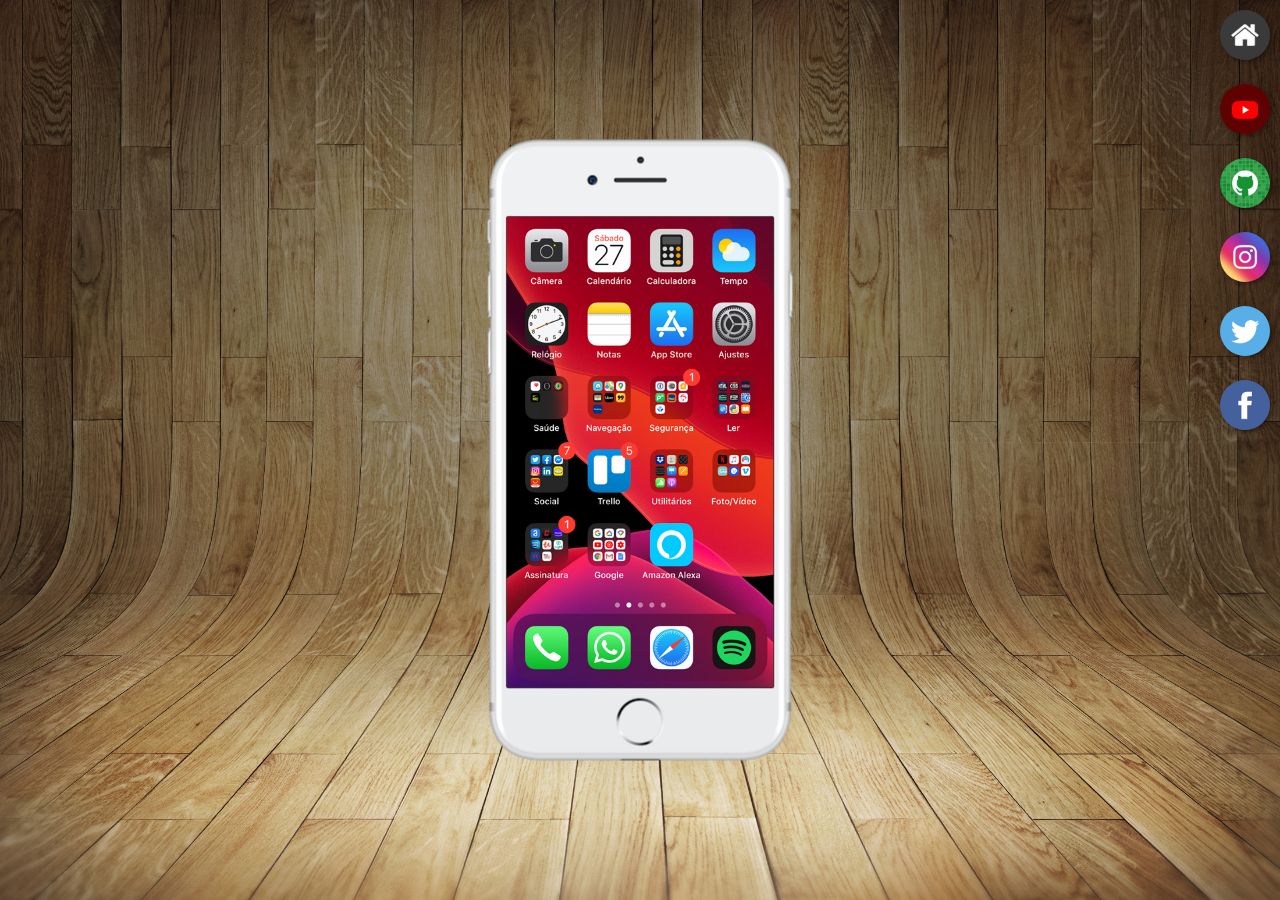
<file: index.html>
<!DOCTYPE html>
<html lang="pt-br">

<head>
    <meta charset="UTF-8">
    <meta name="viewport" content="width=device-width, initial-scale=1.0">
    <title>Projeto Redes Sociais</title>
    <link rel="shortcut icon" href="favicon.ico" type="image/x-icon">
    <link rel="stylesheet" href="estilos/style.css">
</head>

<body>
    <main>
        <section id="telefone">
            <iframe src="home.html" frameborder="0" name="tela" id="tela">
                Seu navegador não é compatível com isso.
            </iframe>
        </section>
        <section id="redes-sociais">
            <a href="home.html" target="tela"><img src="imagens/logo-home.jpg" alt="Home"></a><br>
            <a href="youtube.html" target="tela"><img src="imagens/logo-youtube.jpg" alt="YouTube"></a><br>
            <a href="github.html" target="tela"><img src="imagens/logo-github.jpg" alt="GitHub"></a><br>
            <a href="instagram.html" target="tela"><img src="imagens/logo-instagram.jpg" alt=""></a><br>
            <a href="twitter.html" target="tela"><img src="imagens/logo-twitter.jpg" alt=""></a><br>
            <a href="facebook.html" target="tela"><img src="imagens/logo-facebook.jpg" alt=""></a><br>
        </section>
    </main>
</body>

</html>
</file>
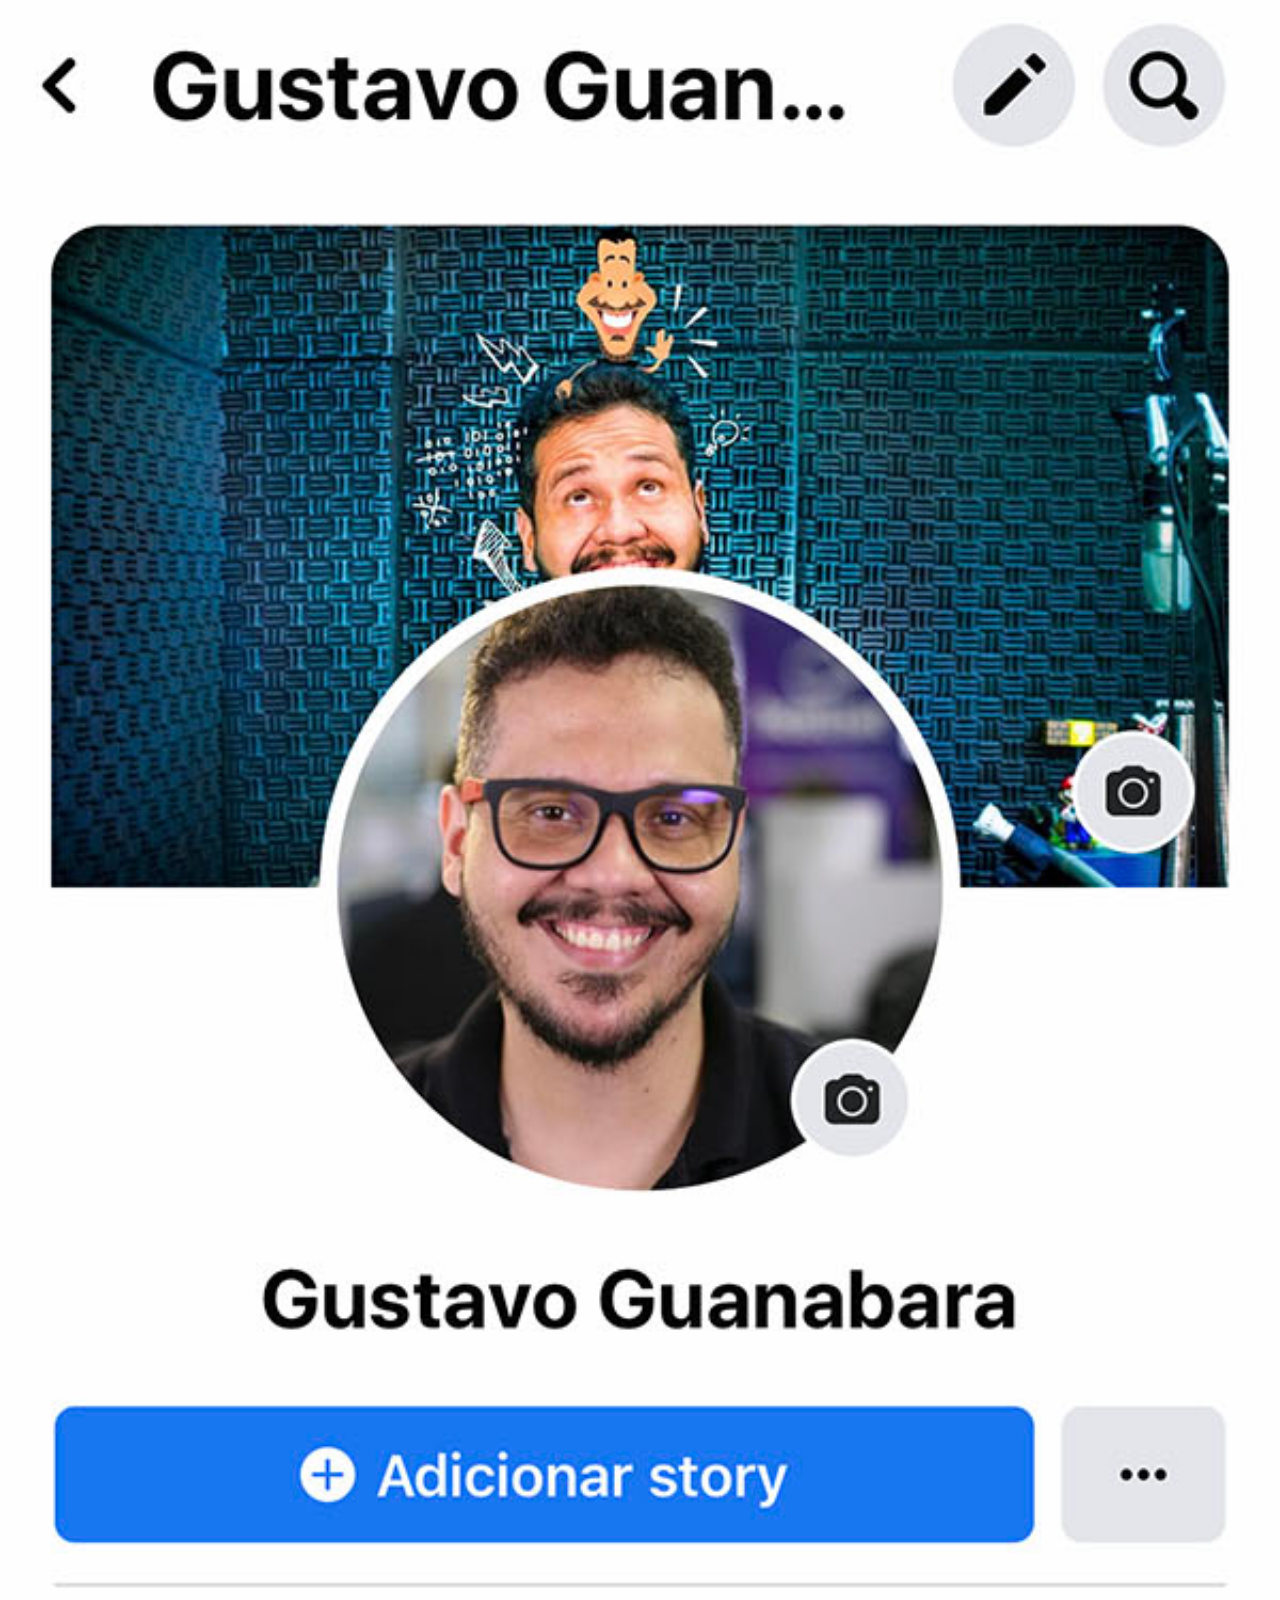
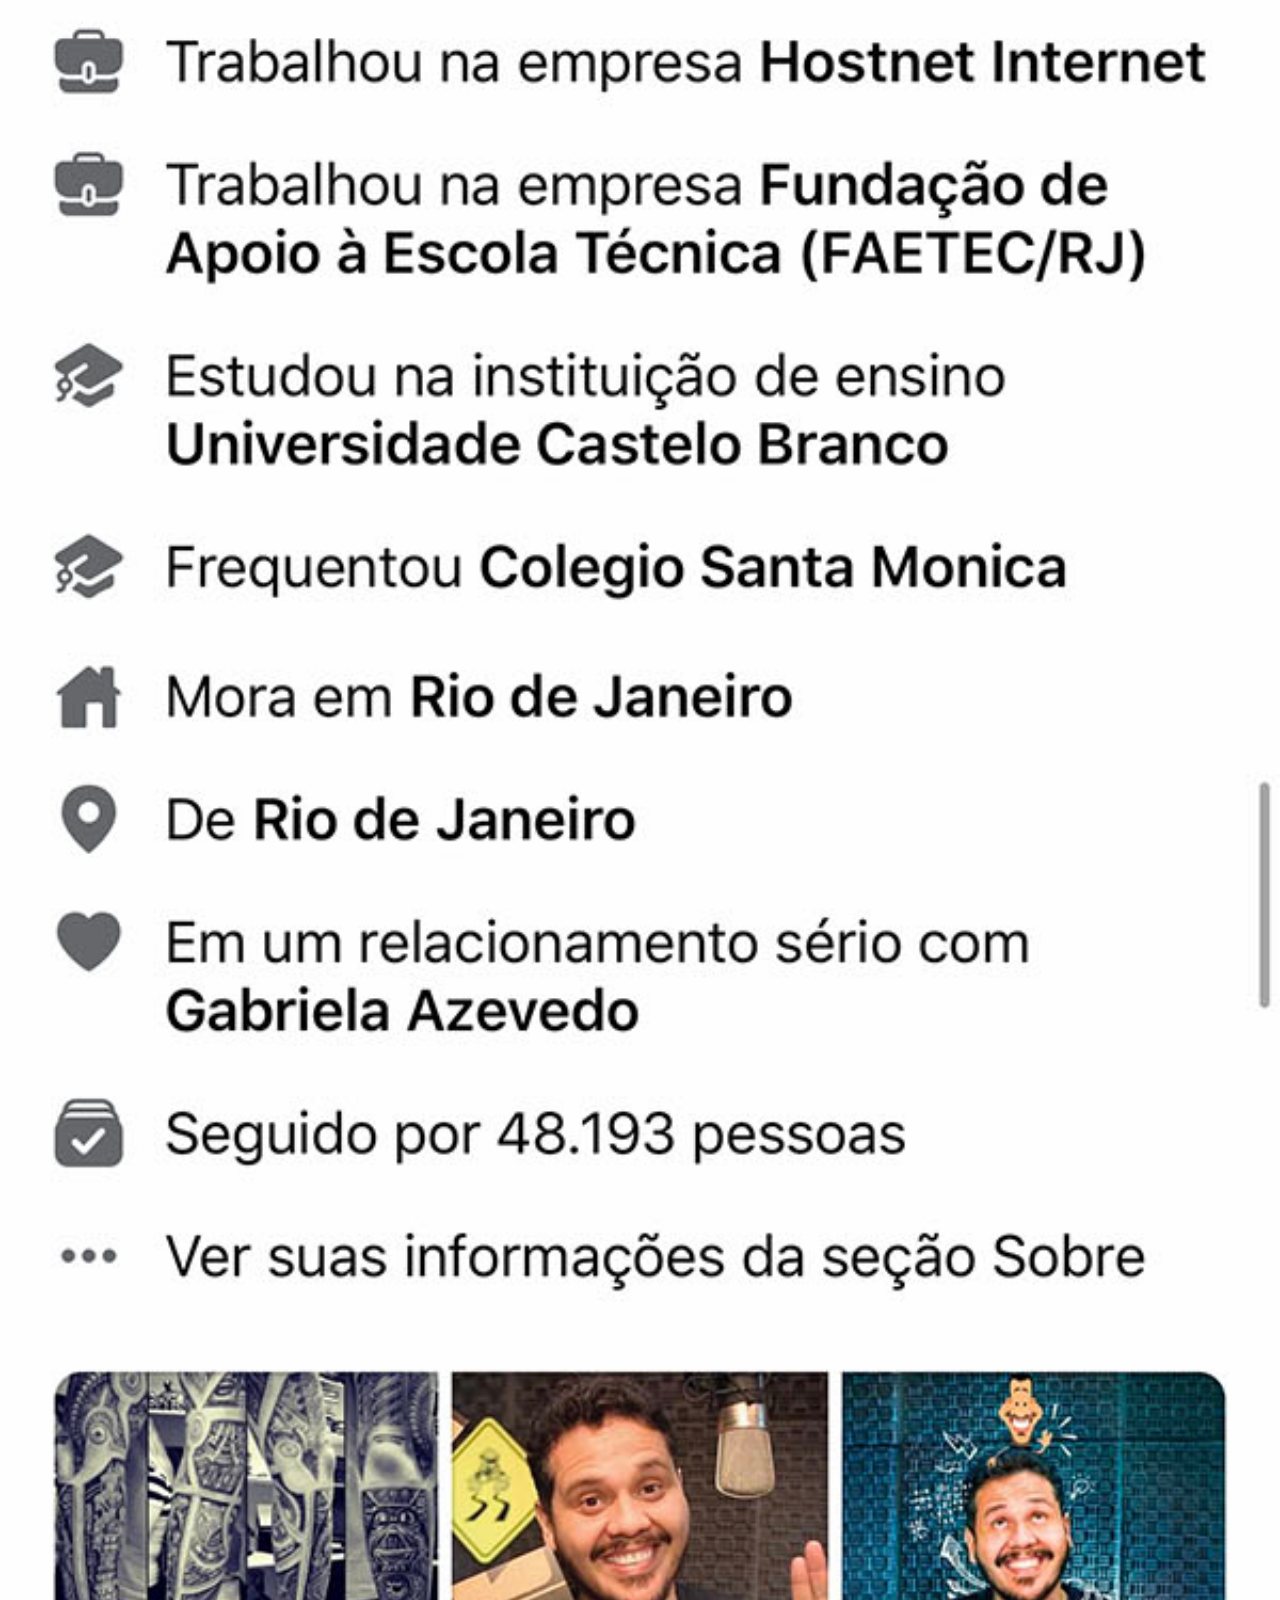
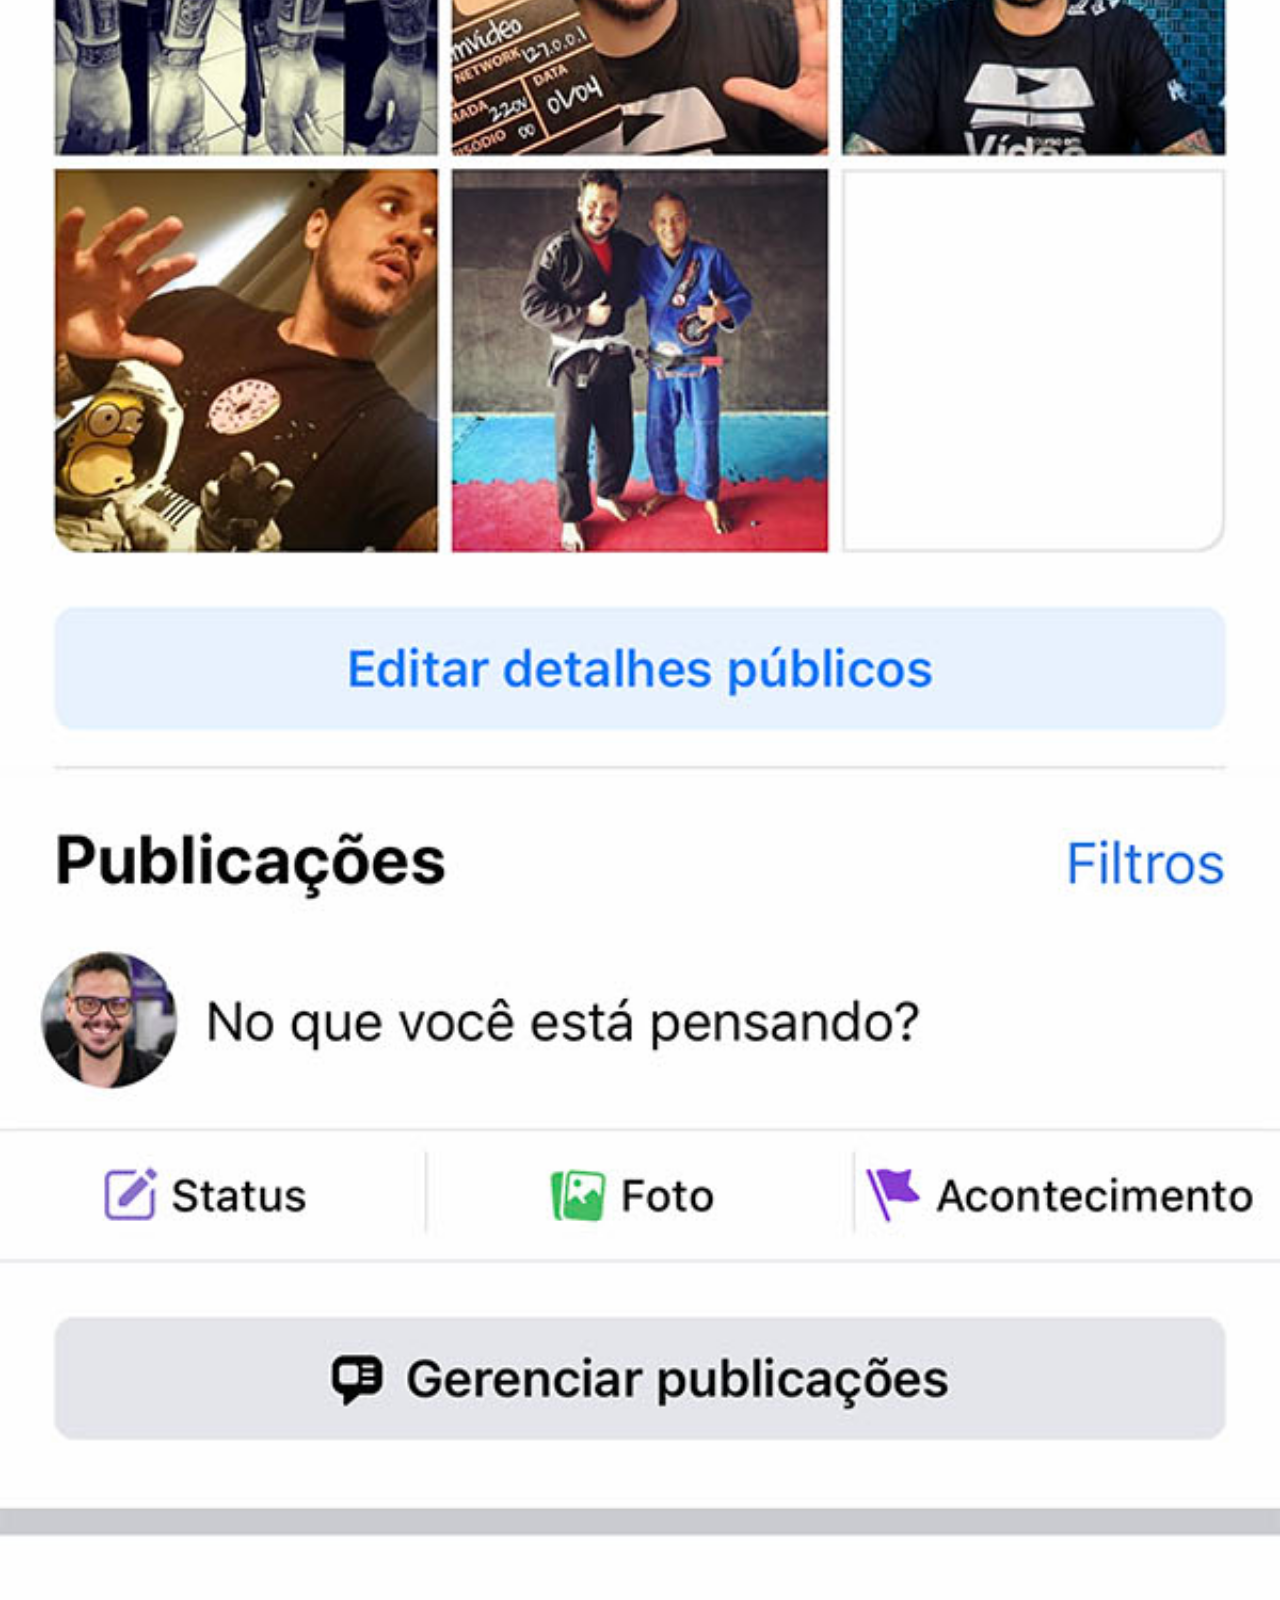
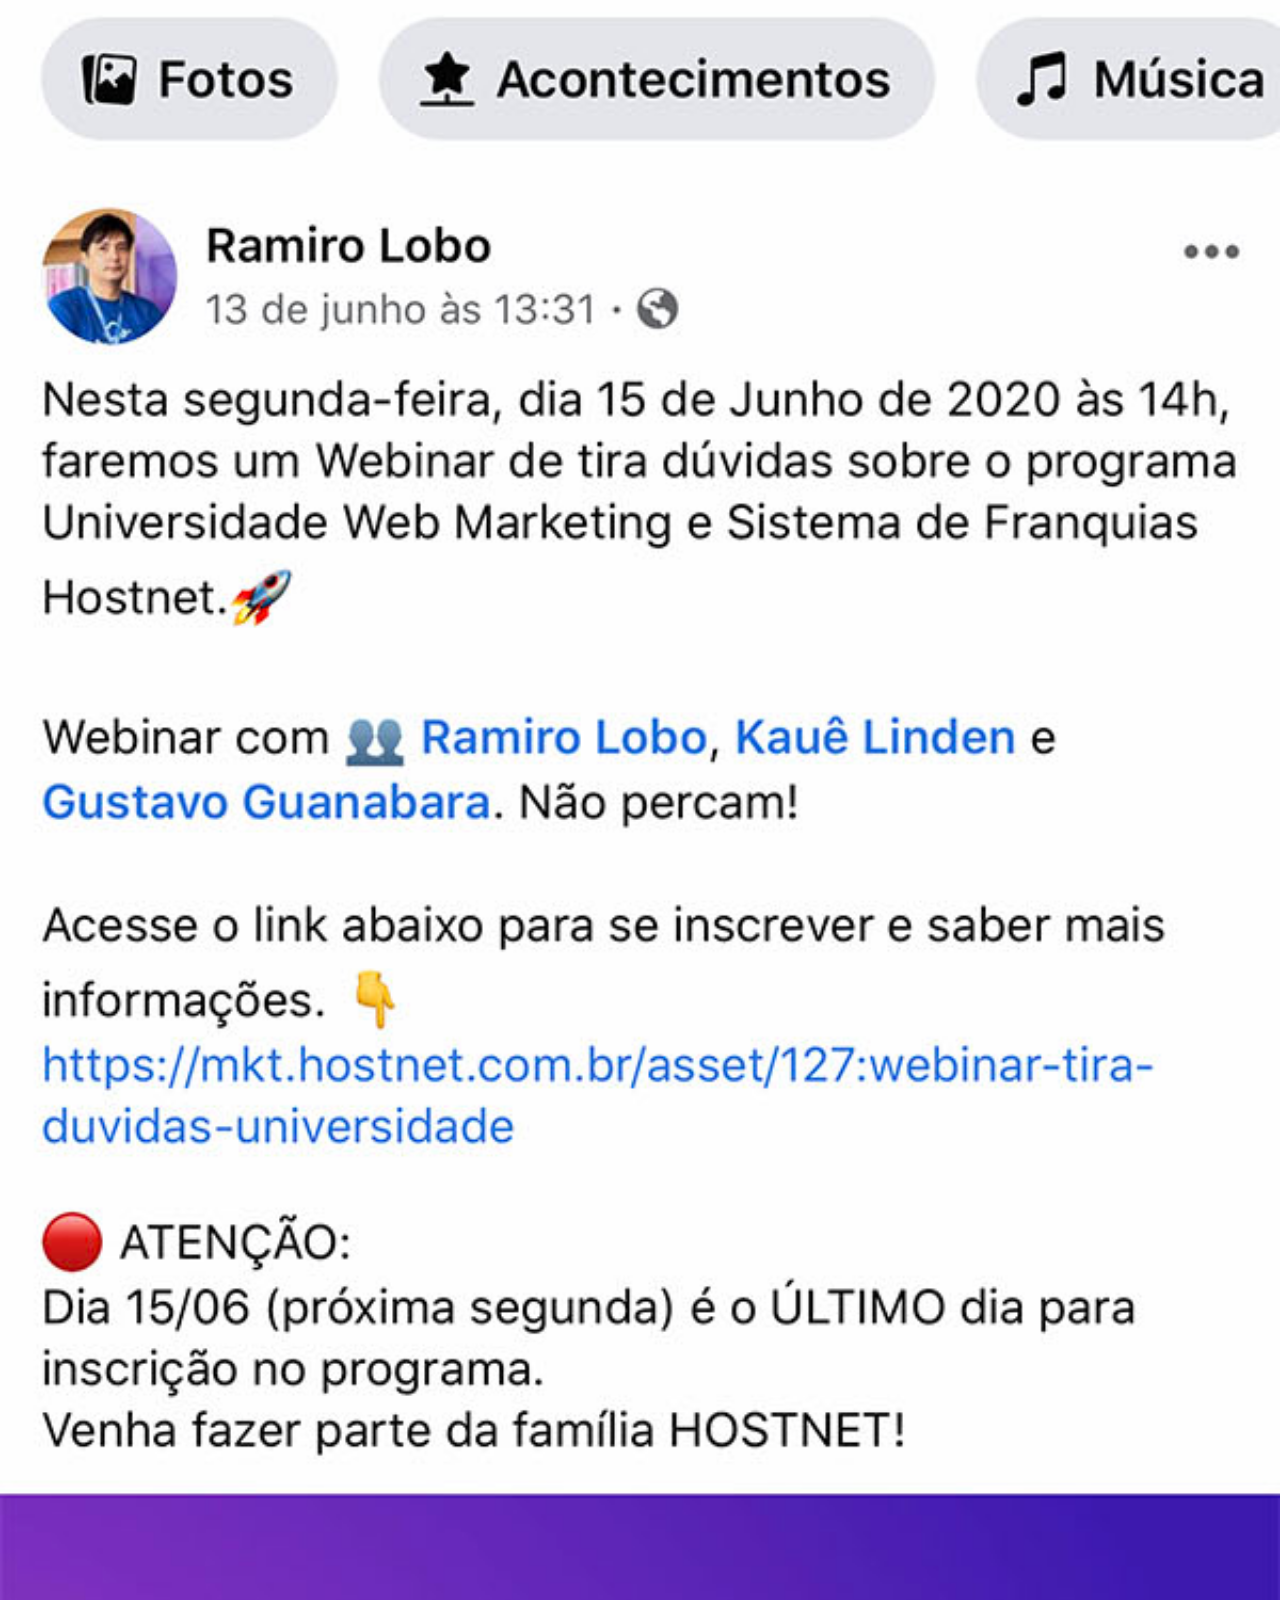
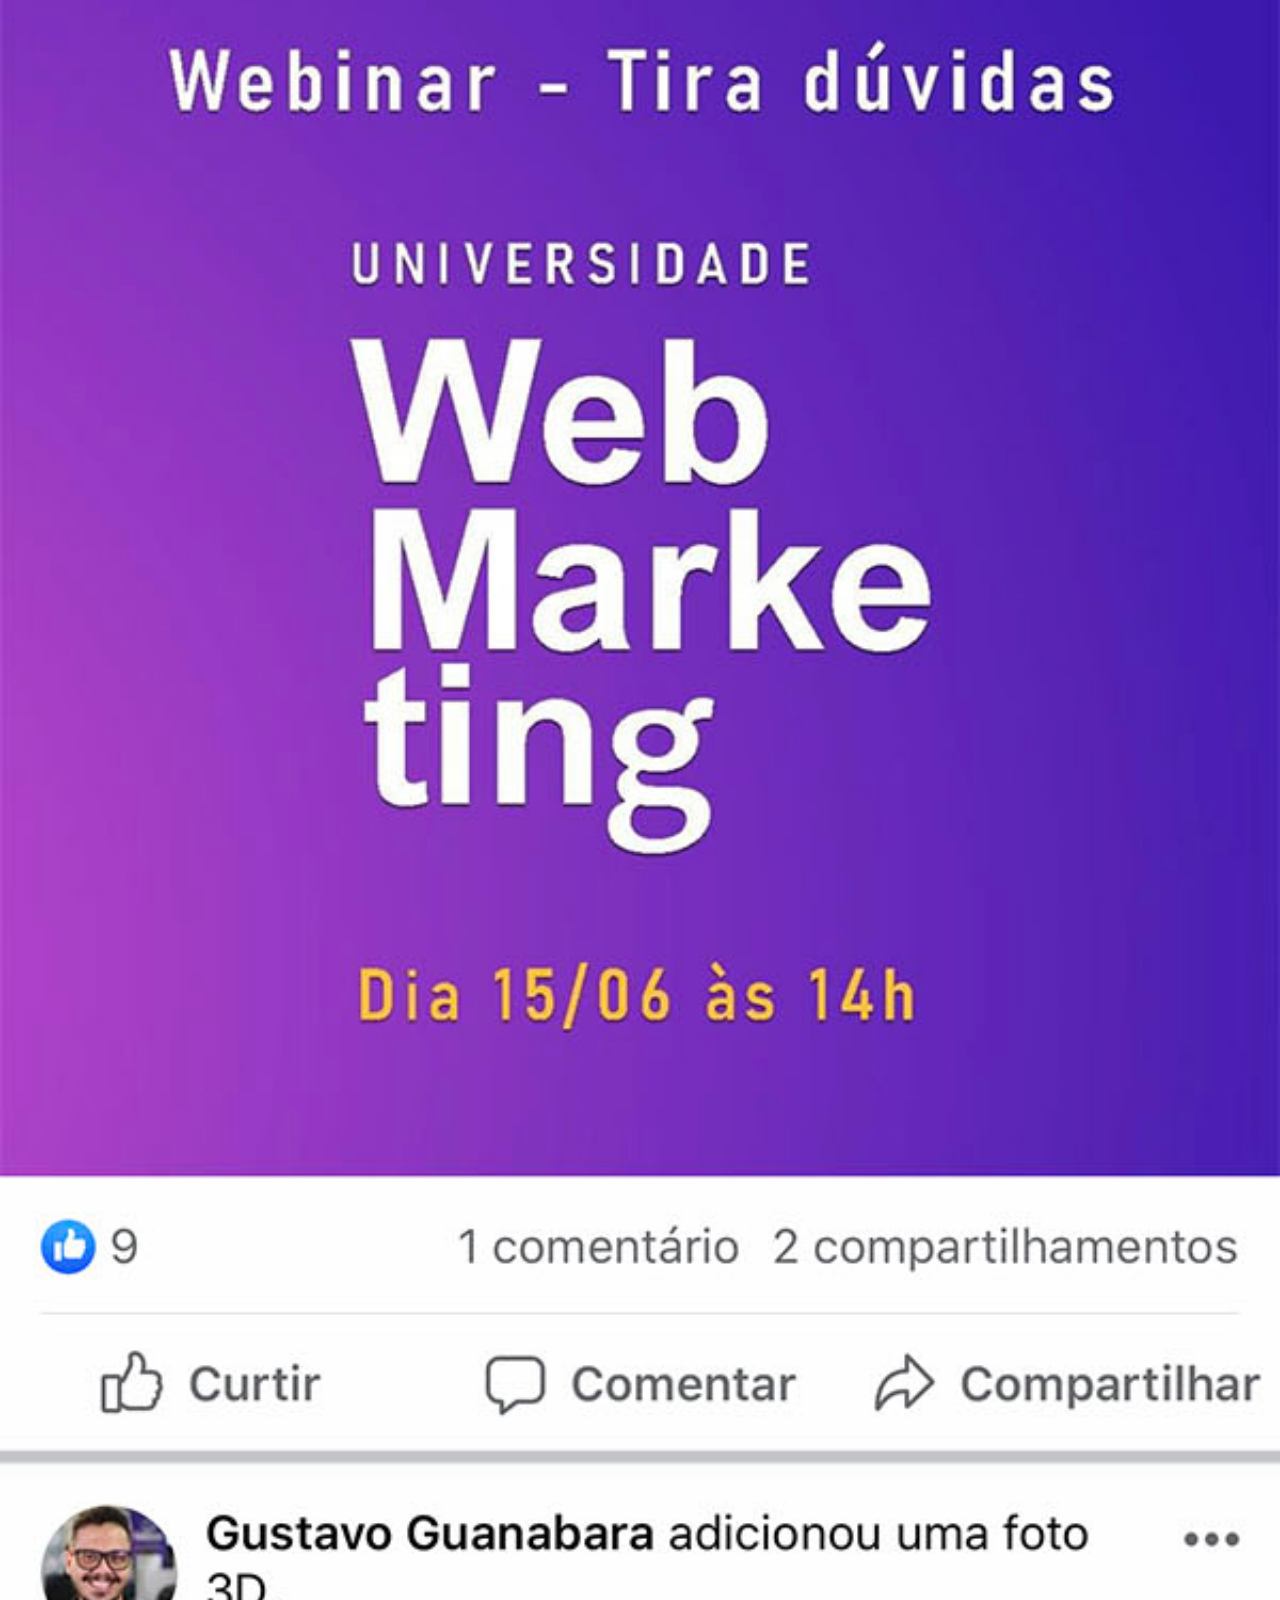
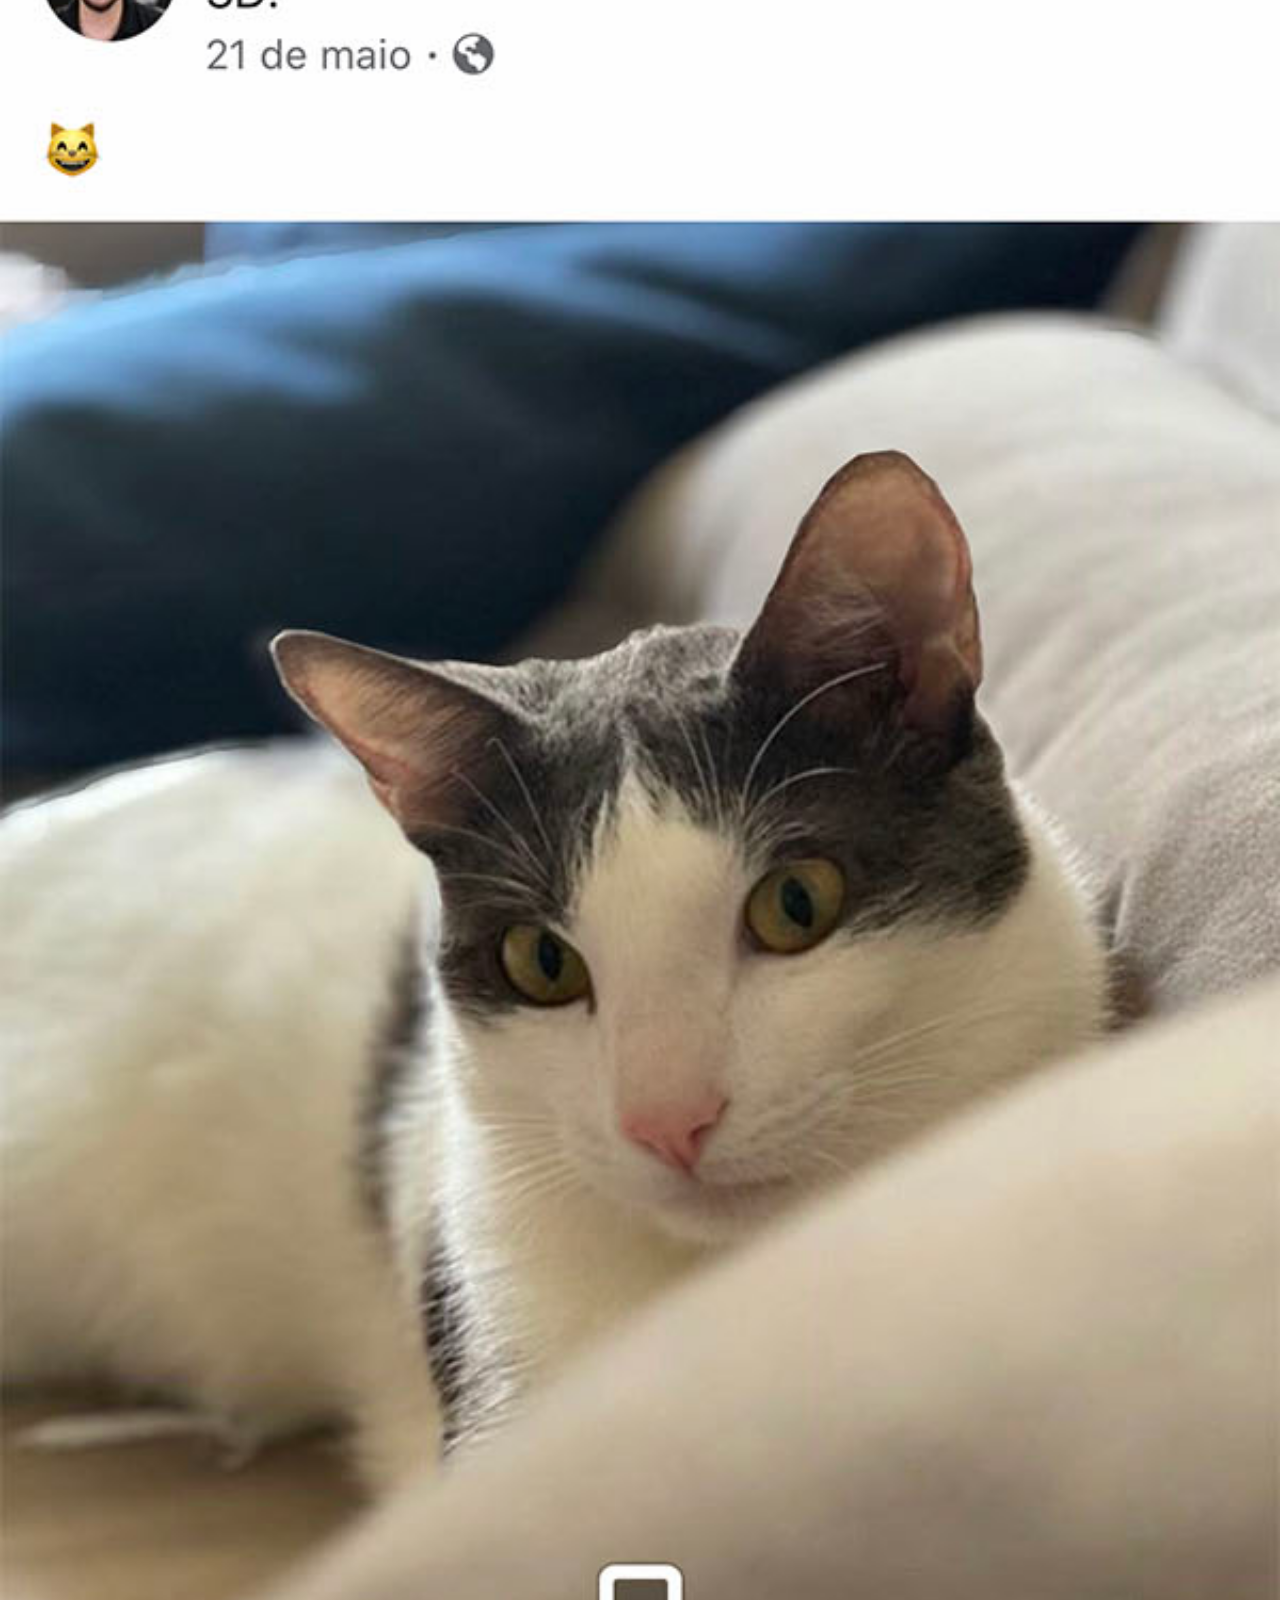
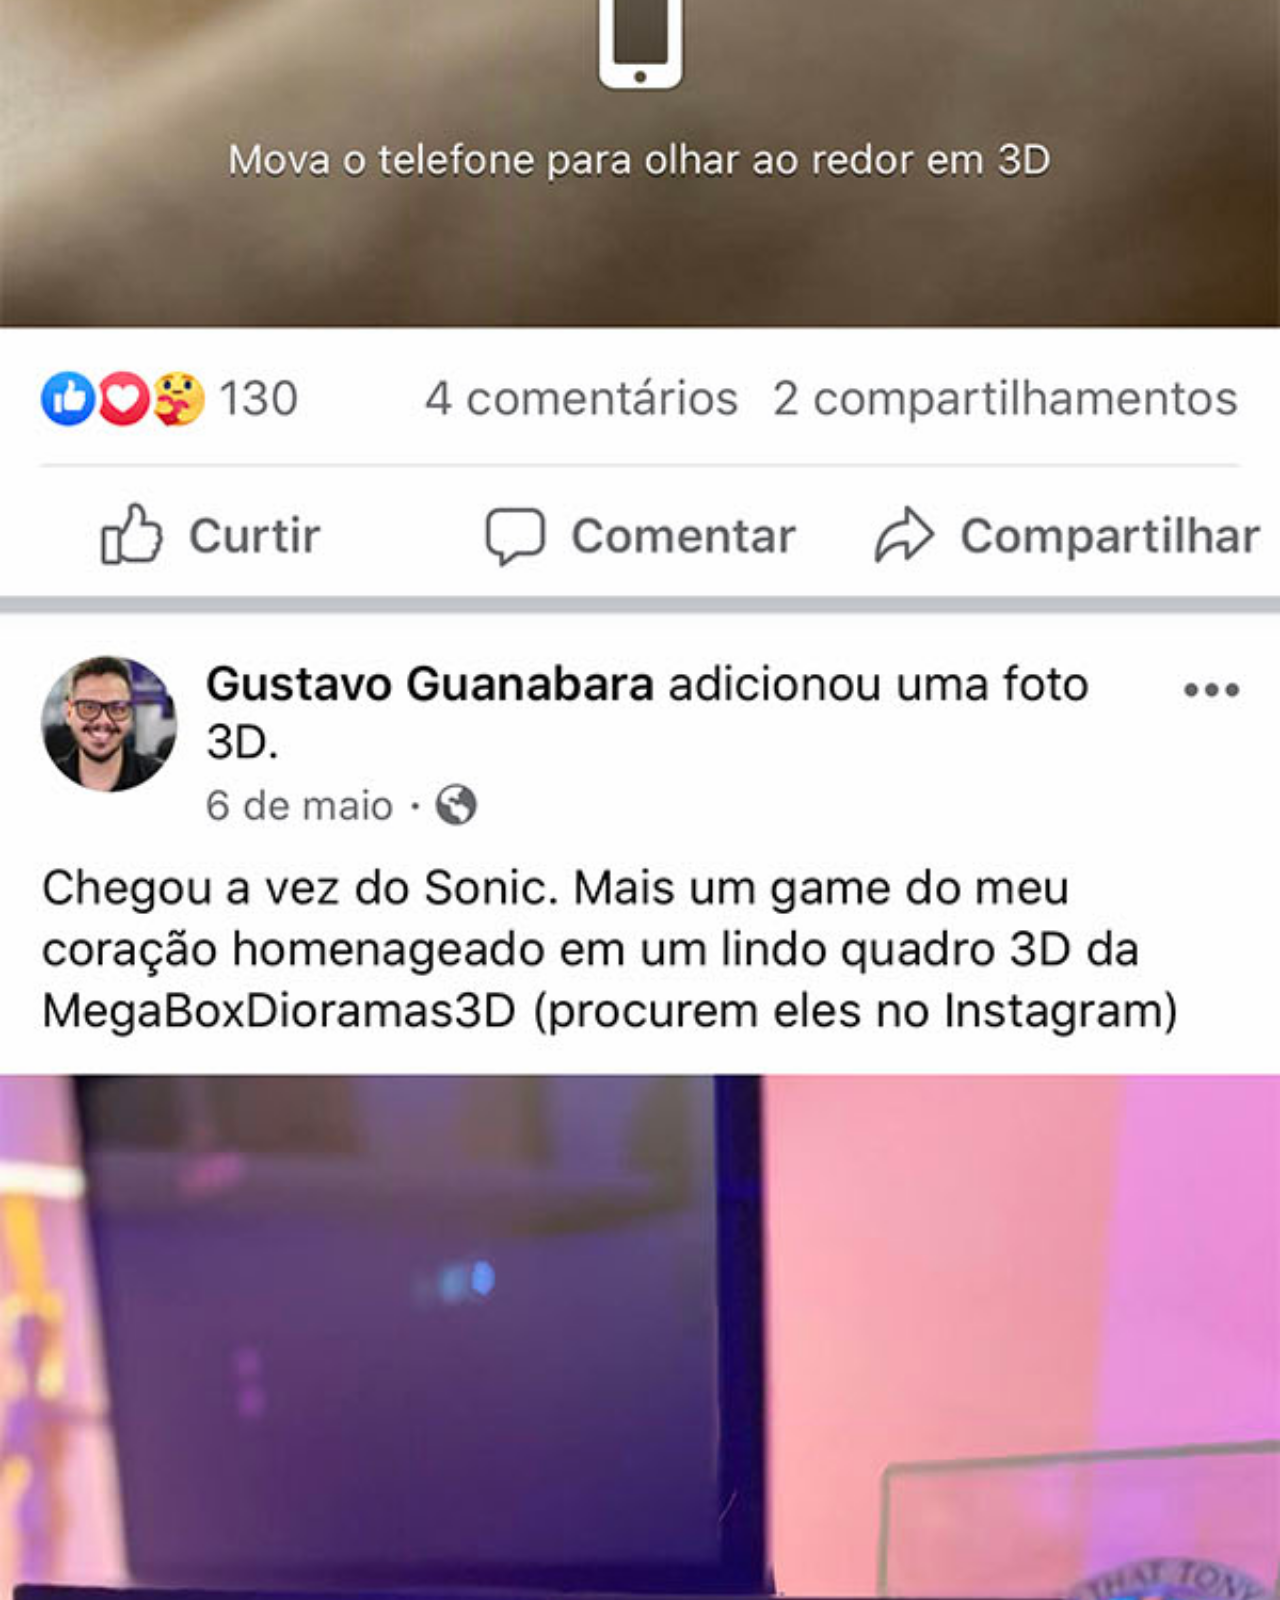
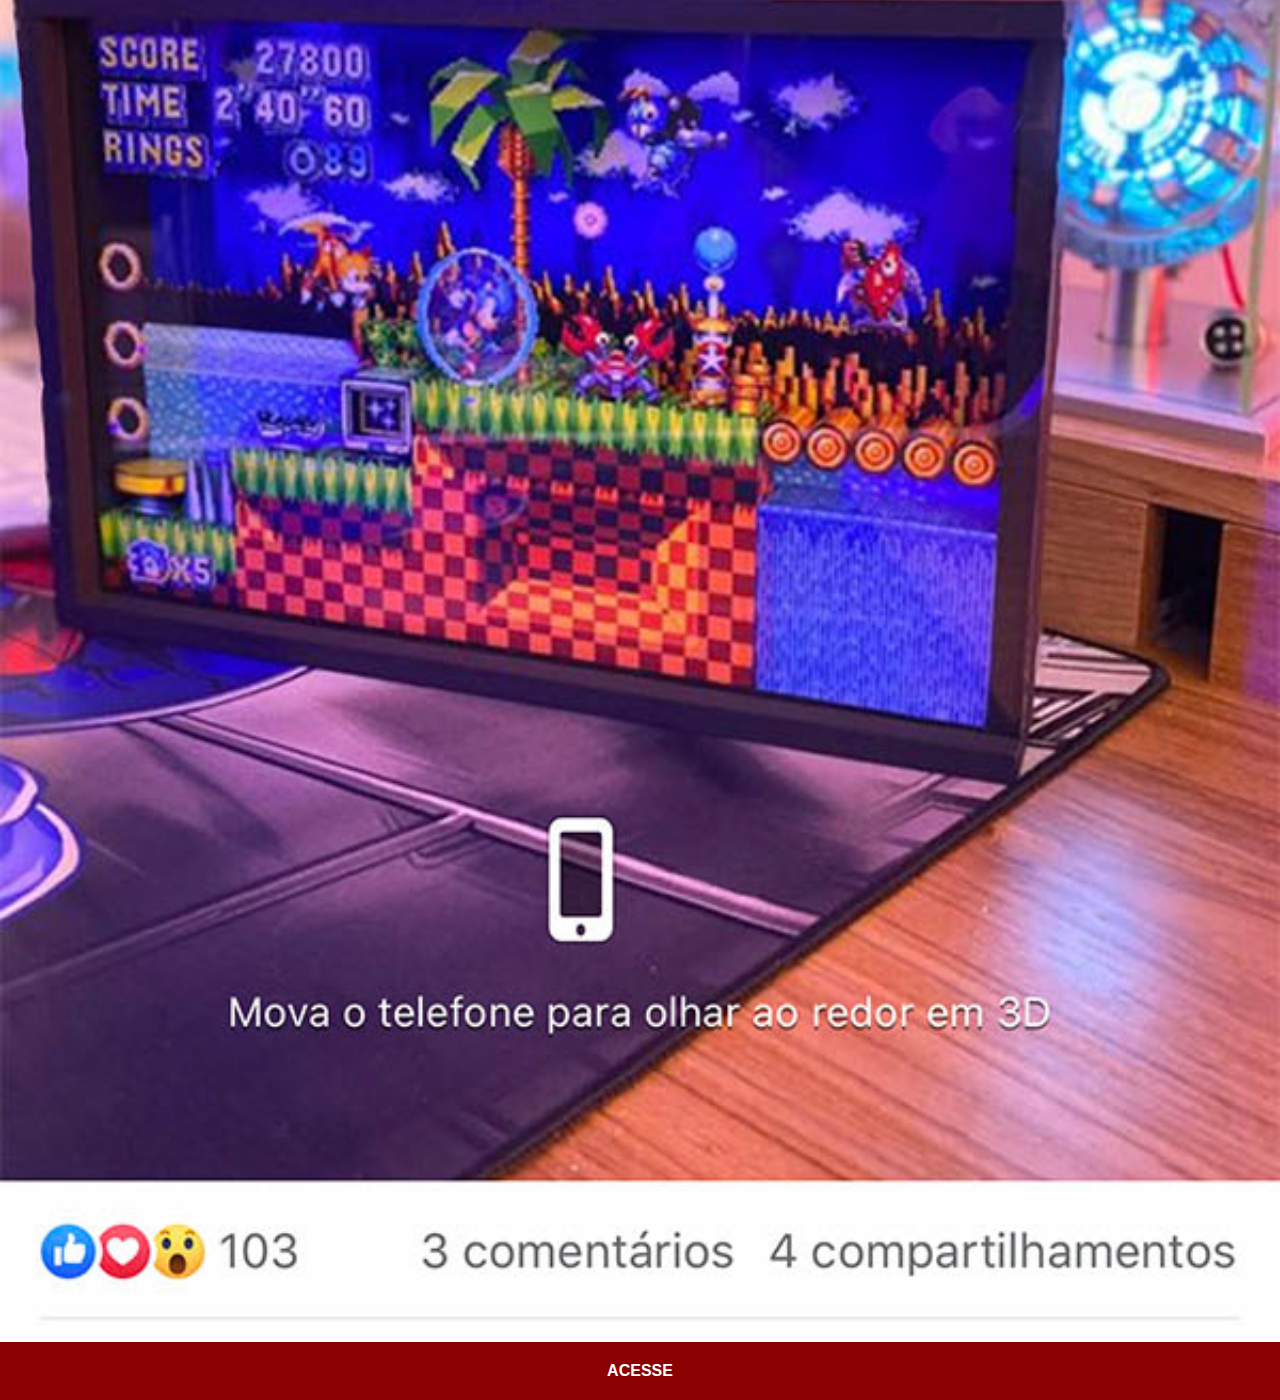
<file: facebook.html>
<!DOCTYPE html>
<html lang="pt-br">

<head>
    <meta charset="UTF-8">
    <meta name="viewport" content="width=device-width, initial-scale=1.0">
    <title>Facebook</title>
    <link rel="stylesheet" href="estilos/social.css">
</head>

<body>
    <img src="imagens/tela-facebook.jpg" alt="Facebook">
    <a href="https://facebook.com/gustavoguanabara/?locale=pt_BR" target="_blank">ACESSE</a>
</body>

</html>
</file>
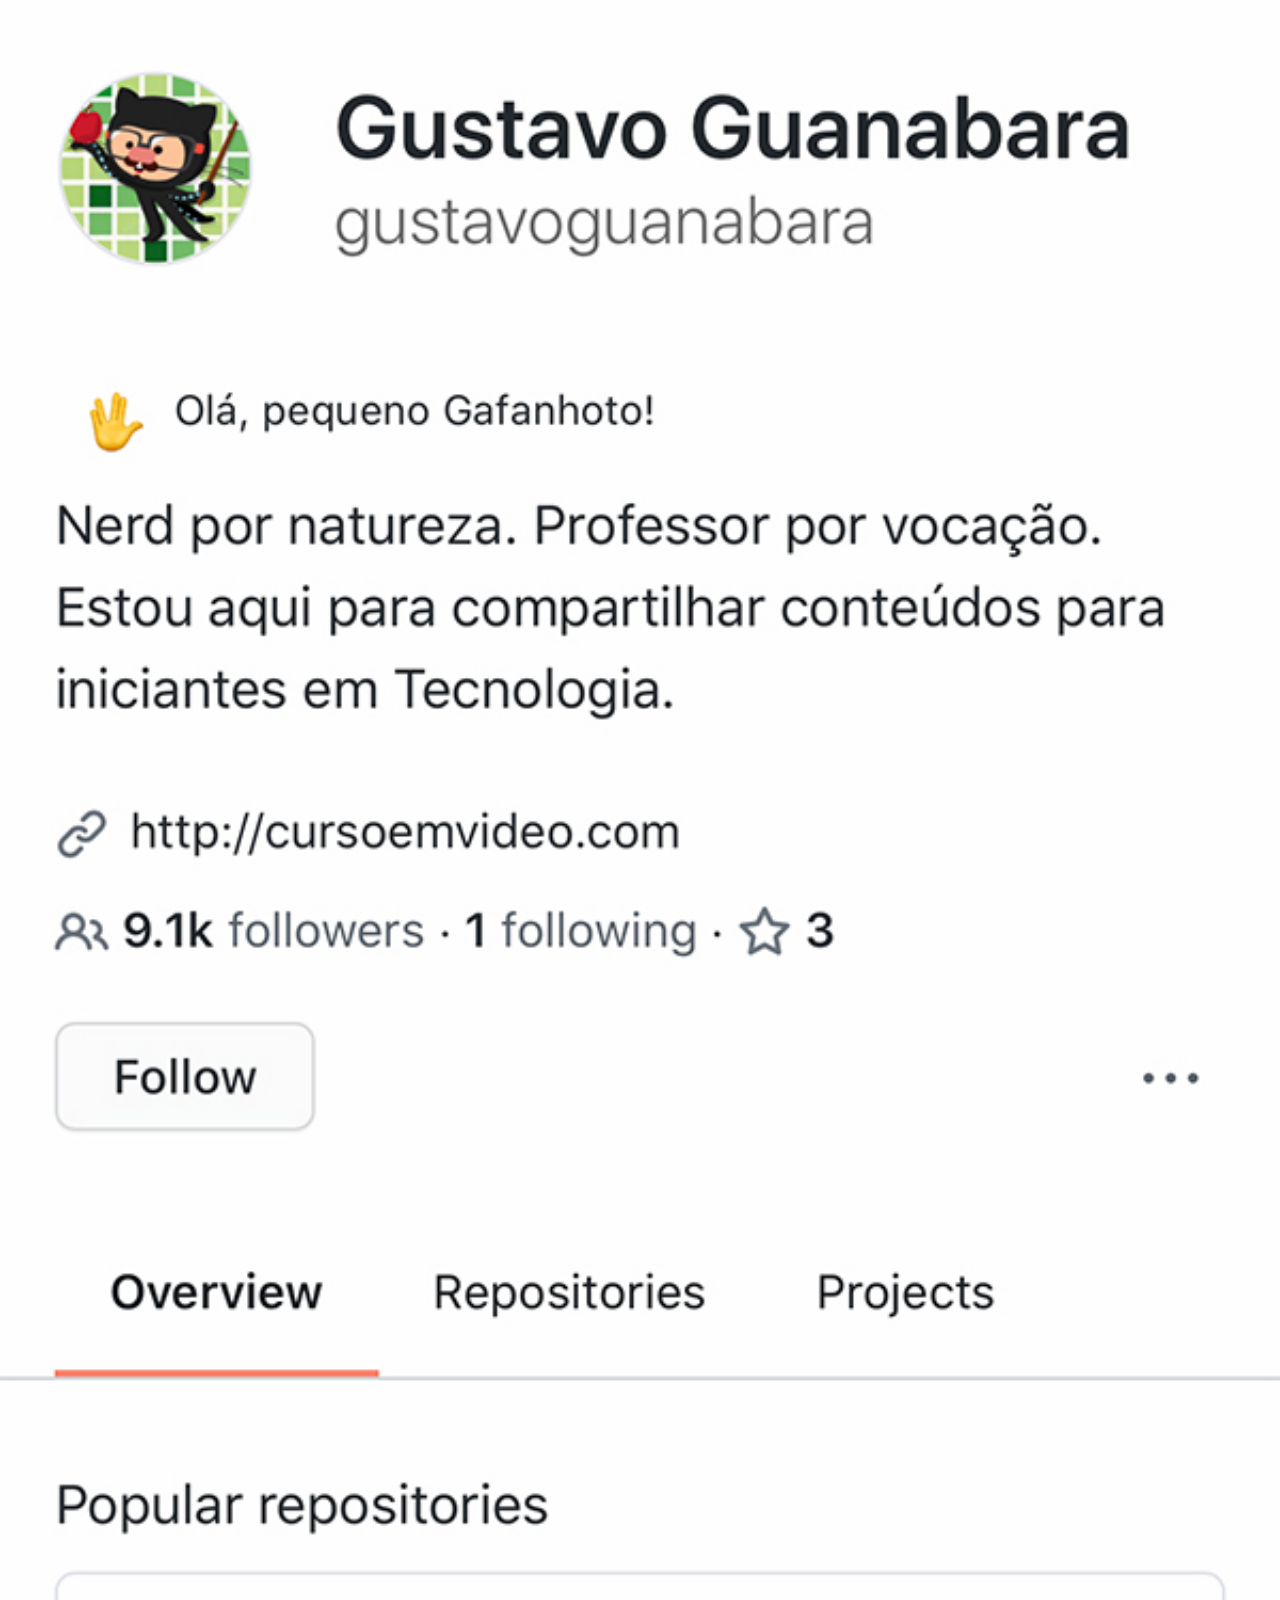
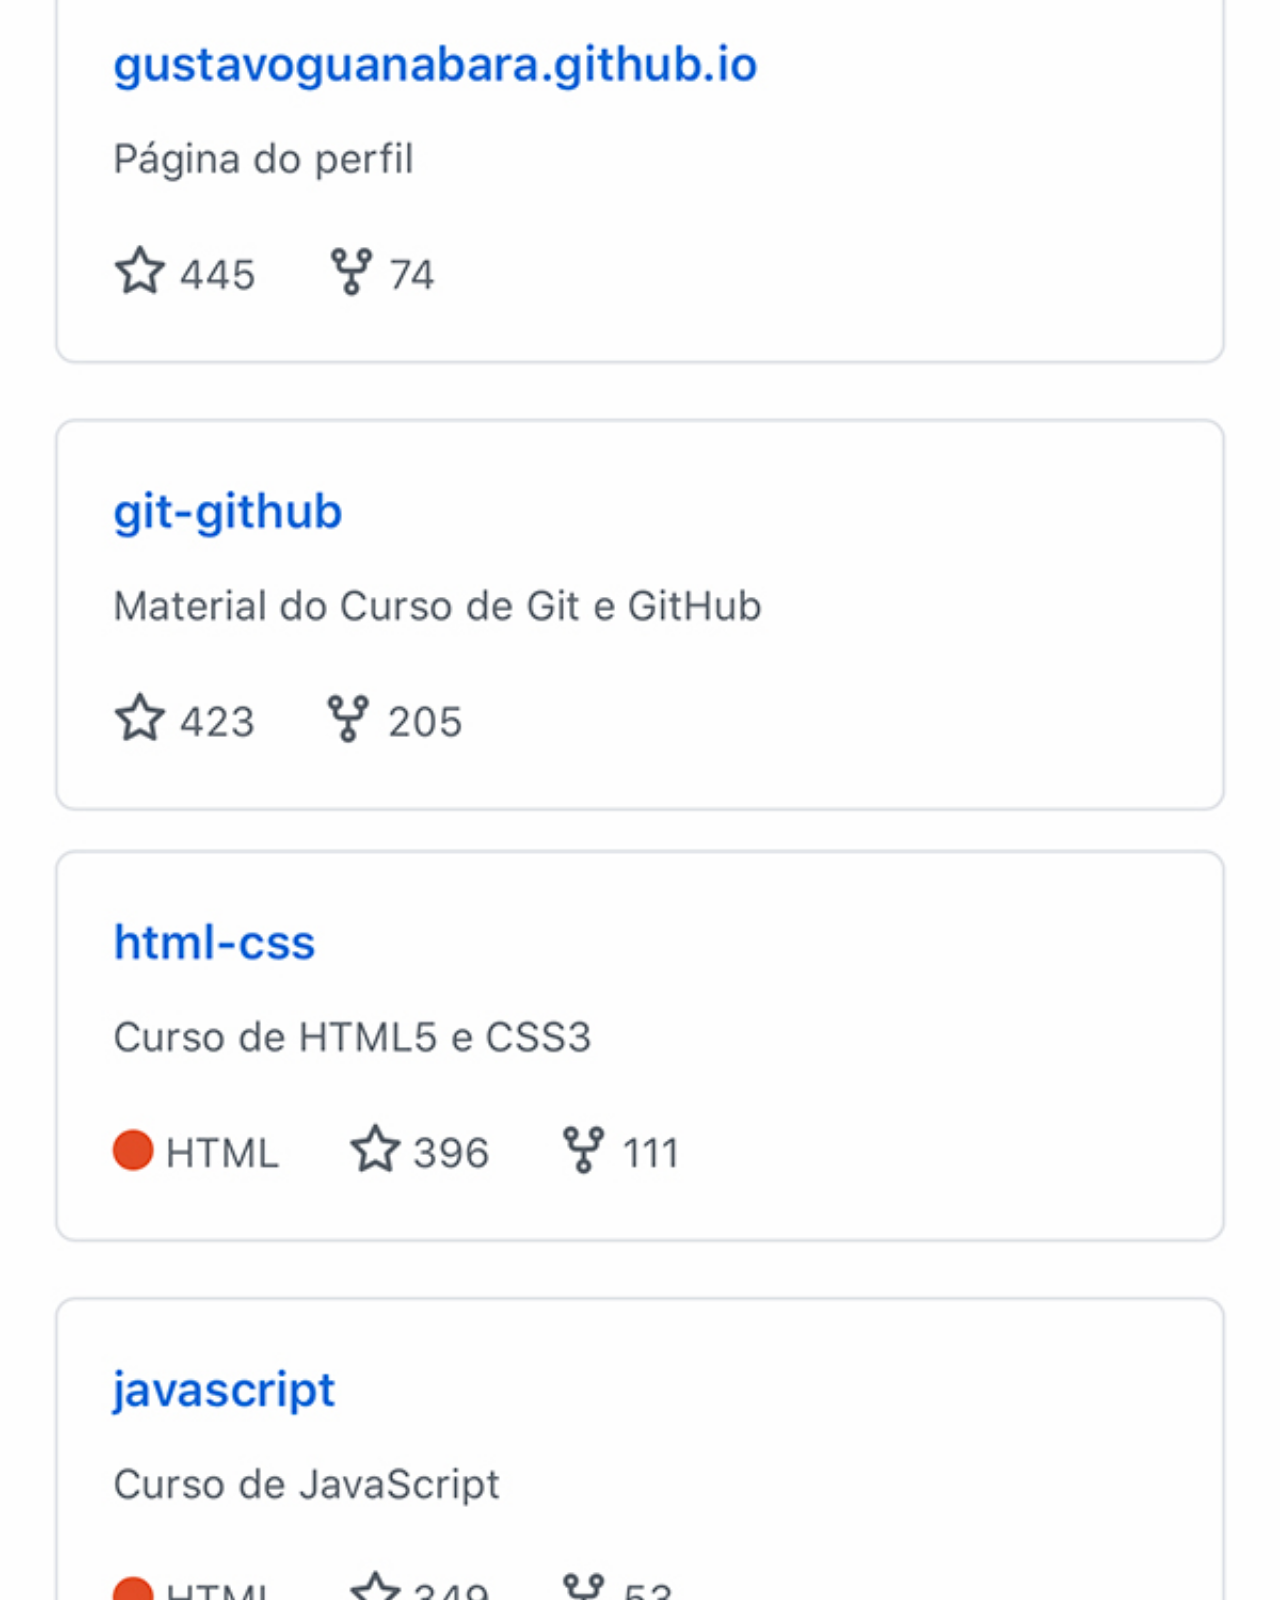
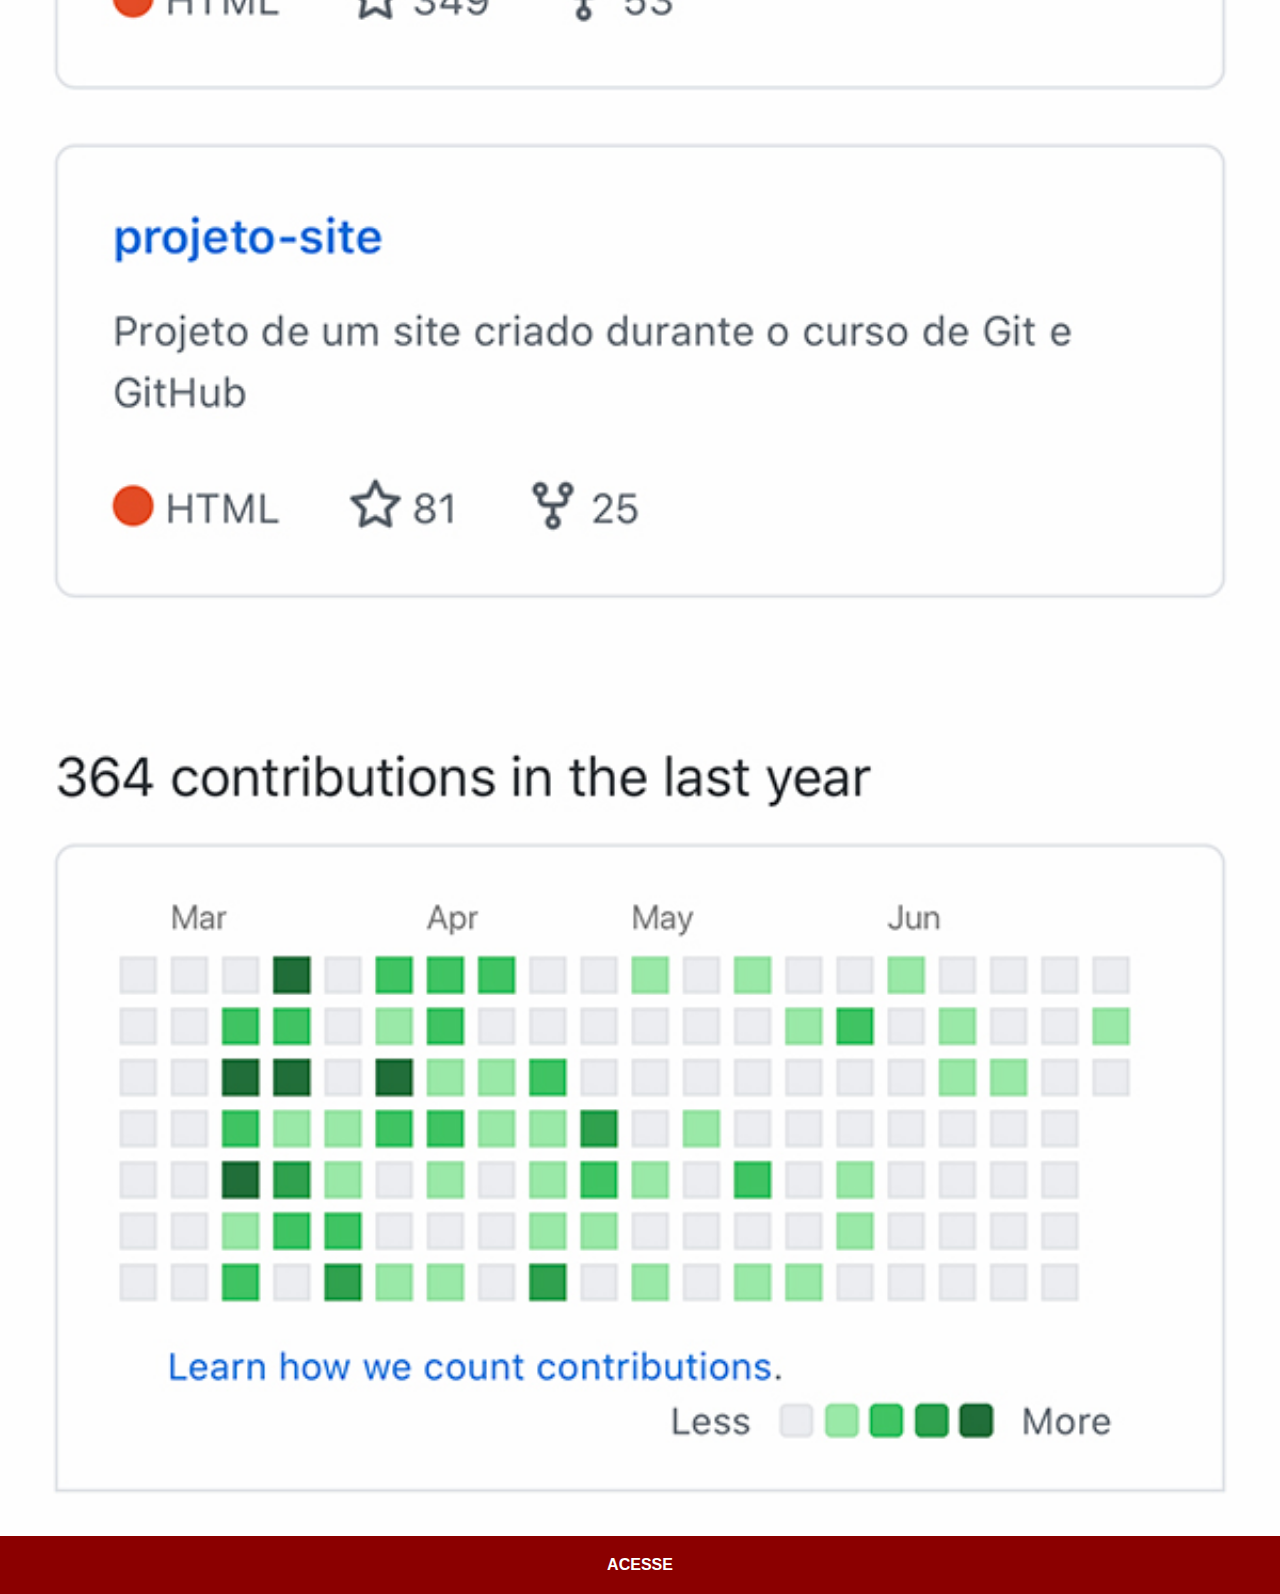
<file: github.html>
<!DOCTYPE html>
<html lang="pt-br">

<head>
    <meta charset="UTF-8">
    <meta name="viewport" content="width=device-width, initial-scale=1.0">
    <title>GitHub</title>
    <link rel="stylesheet" href="estilos/social.css">
</head>

<body>
    <img src="imagens/tela-github.jpg" alt="GitHub">
    <a href="https://github.com/gustavoguanabara" target="_blank">ACESSE</a>
</body>

</html>
</file>
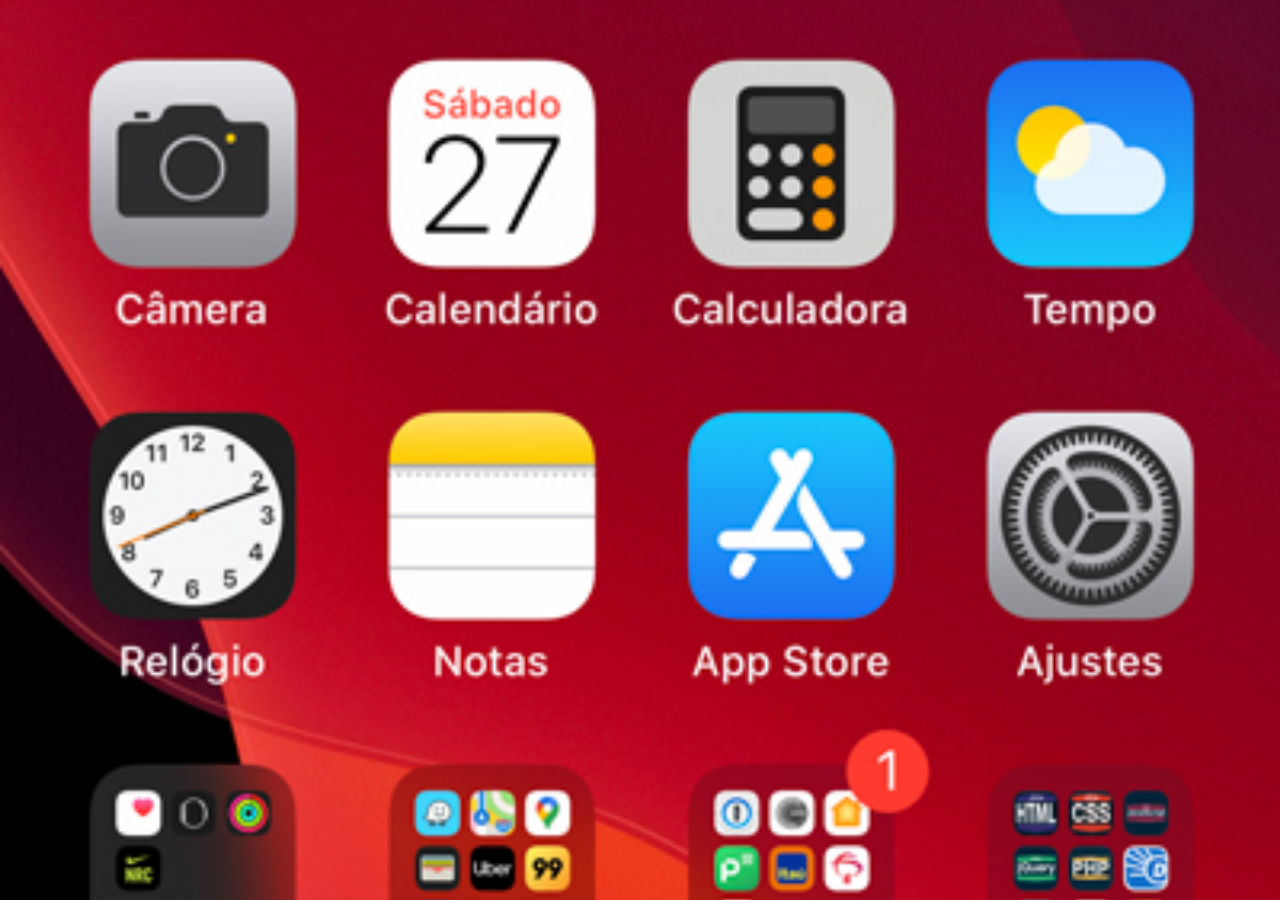
<file: home.html>
<!DOCTYPE html>
<html lang="pt-br">

<head>
    <meta charset="UTF-8">
    <meta name="viewport" content="width=device-width, initial-scale=1.0">
    <title>Home</title>
</head>
<style>
    * {
        margin: 0px;
        padding: 0px;
    }

    body {
        height: 100vh;
        width: 100vw;
        background: black url('imagens/tela-home.jpg') no-repeat top center;
        background-size: cover;
    }
</style>

<body>

</body>

</html>
</file>
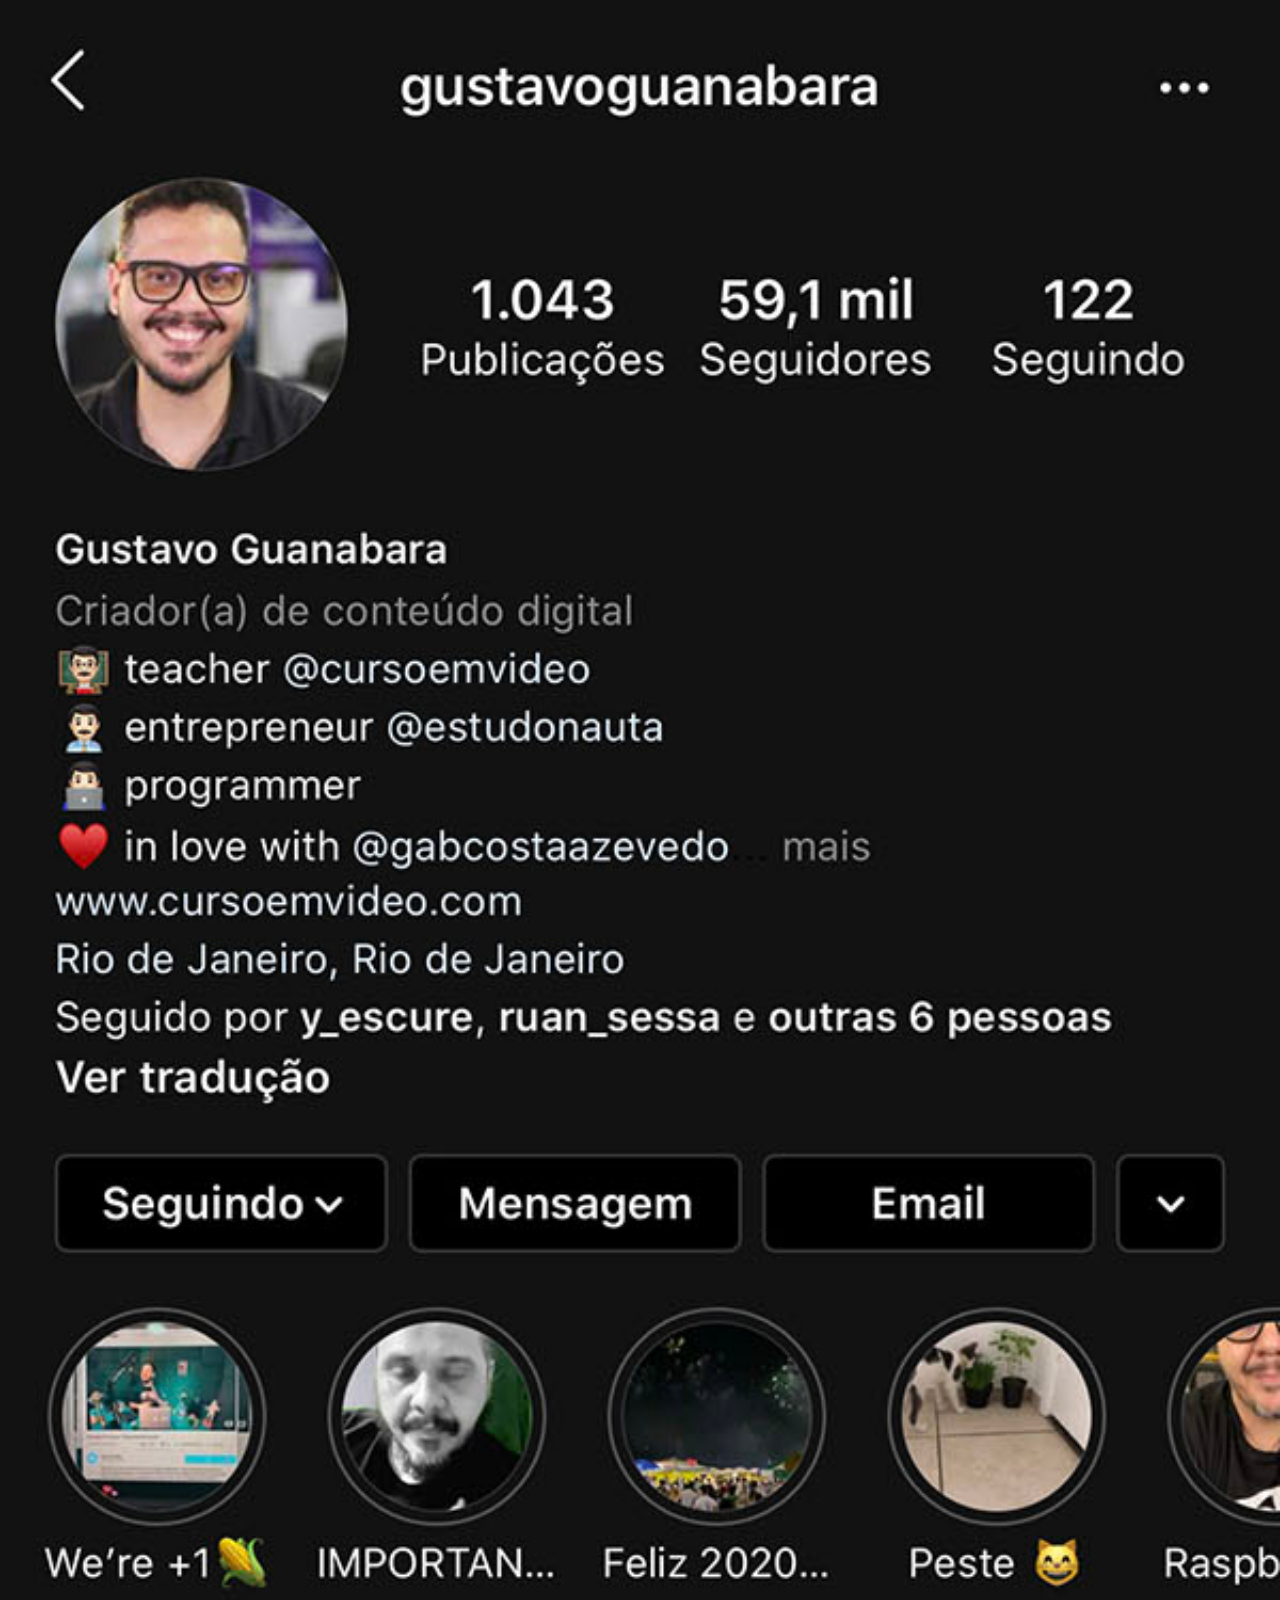
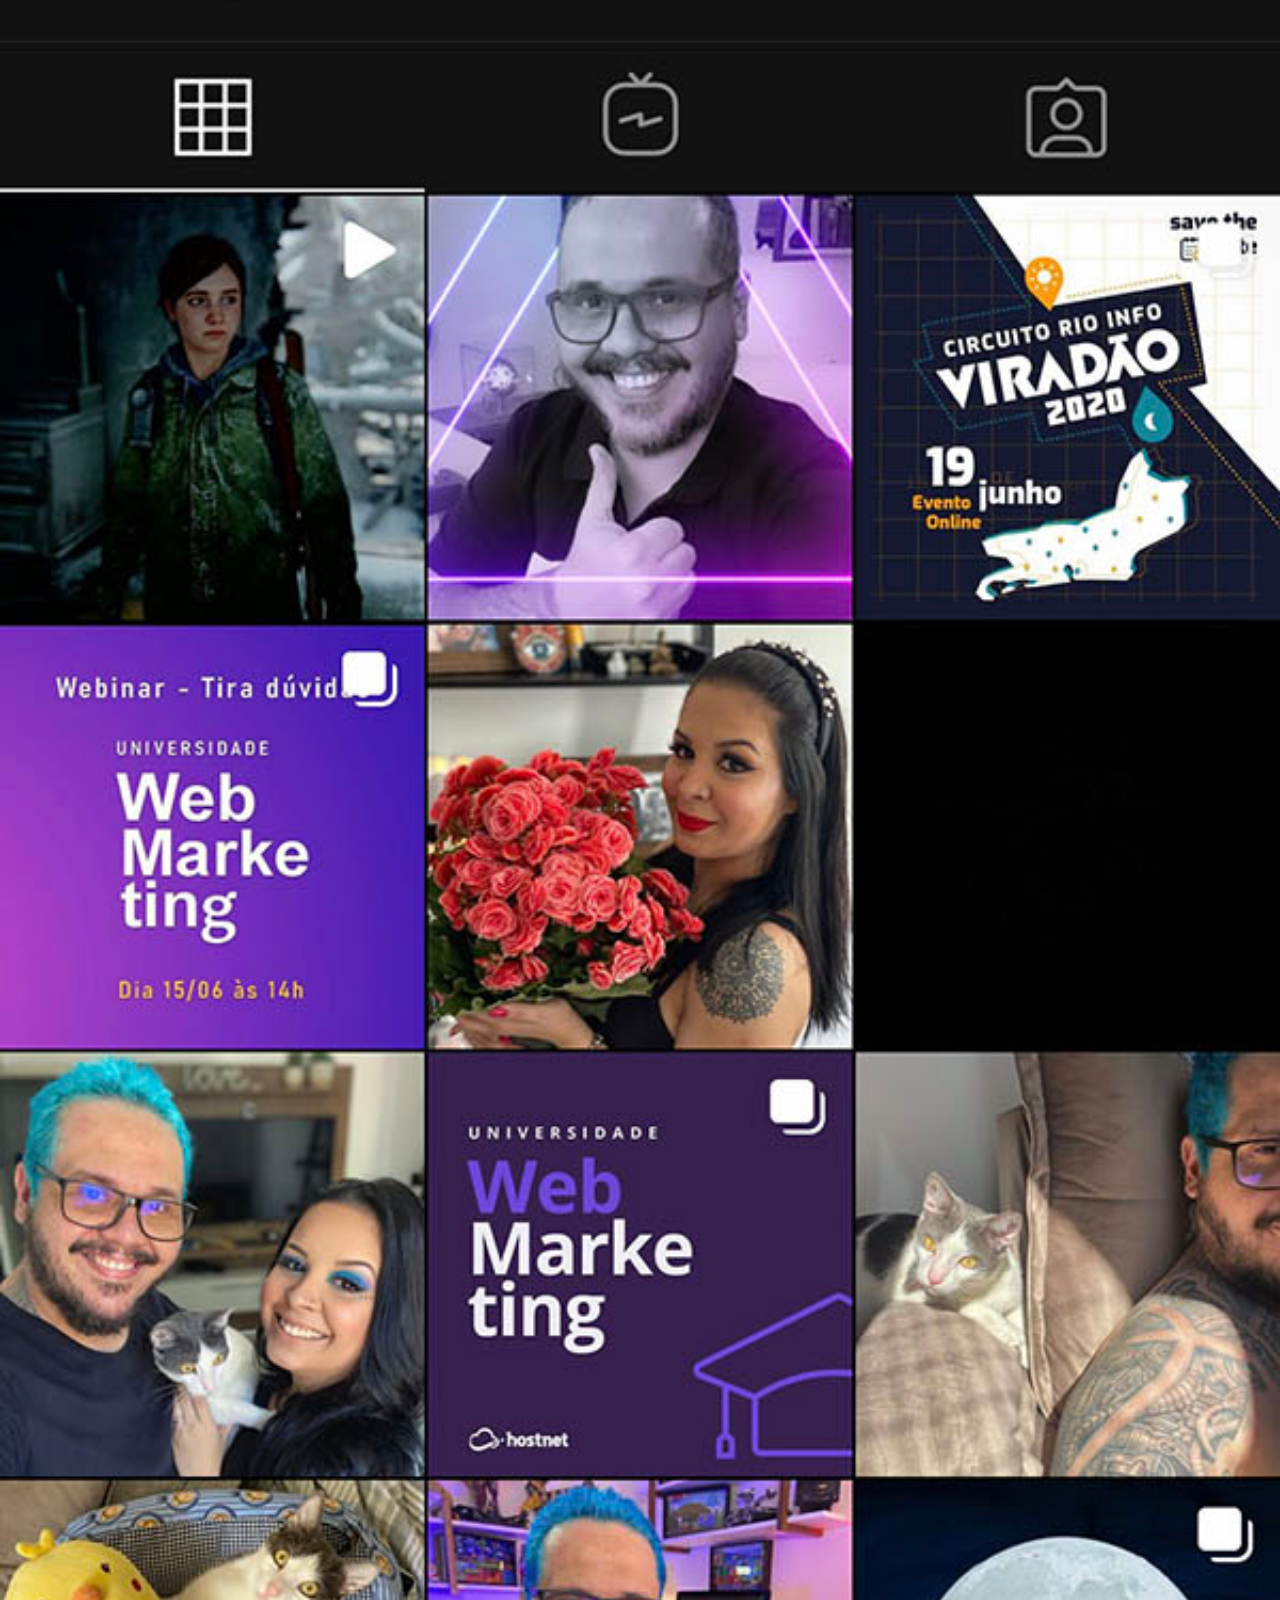
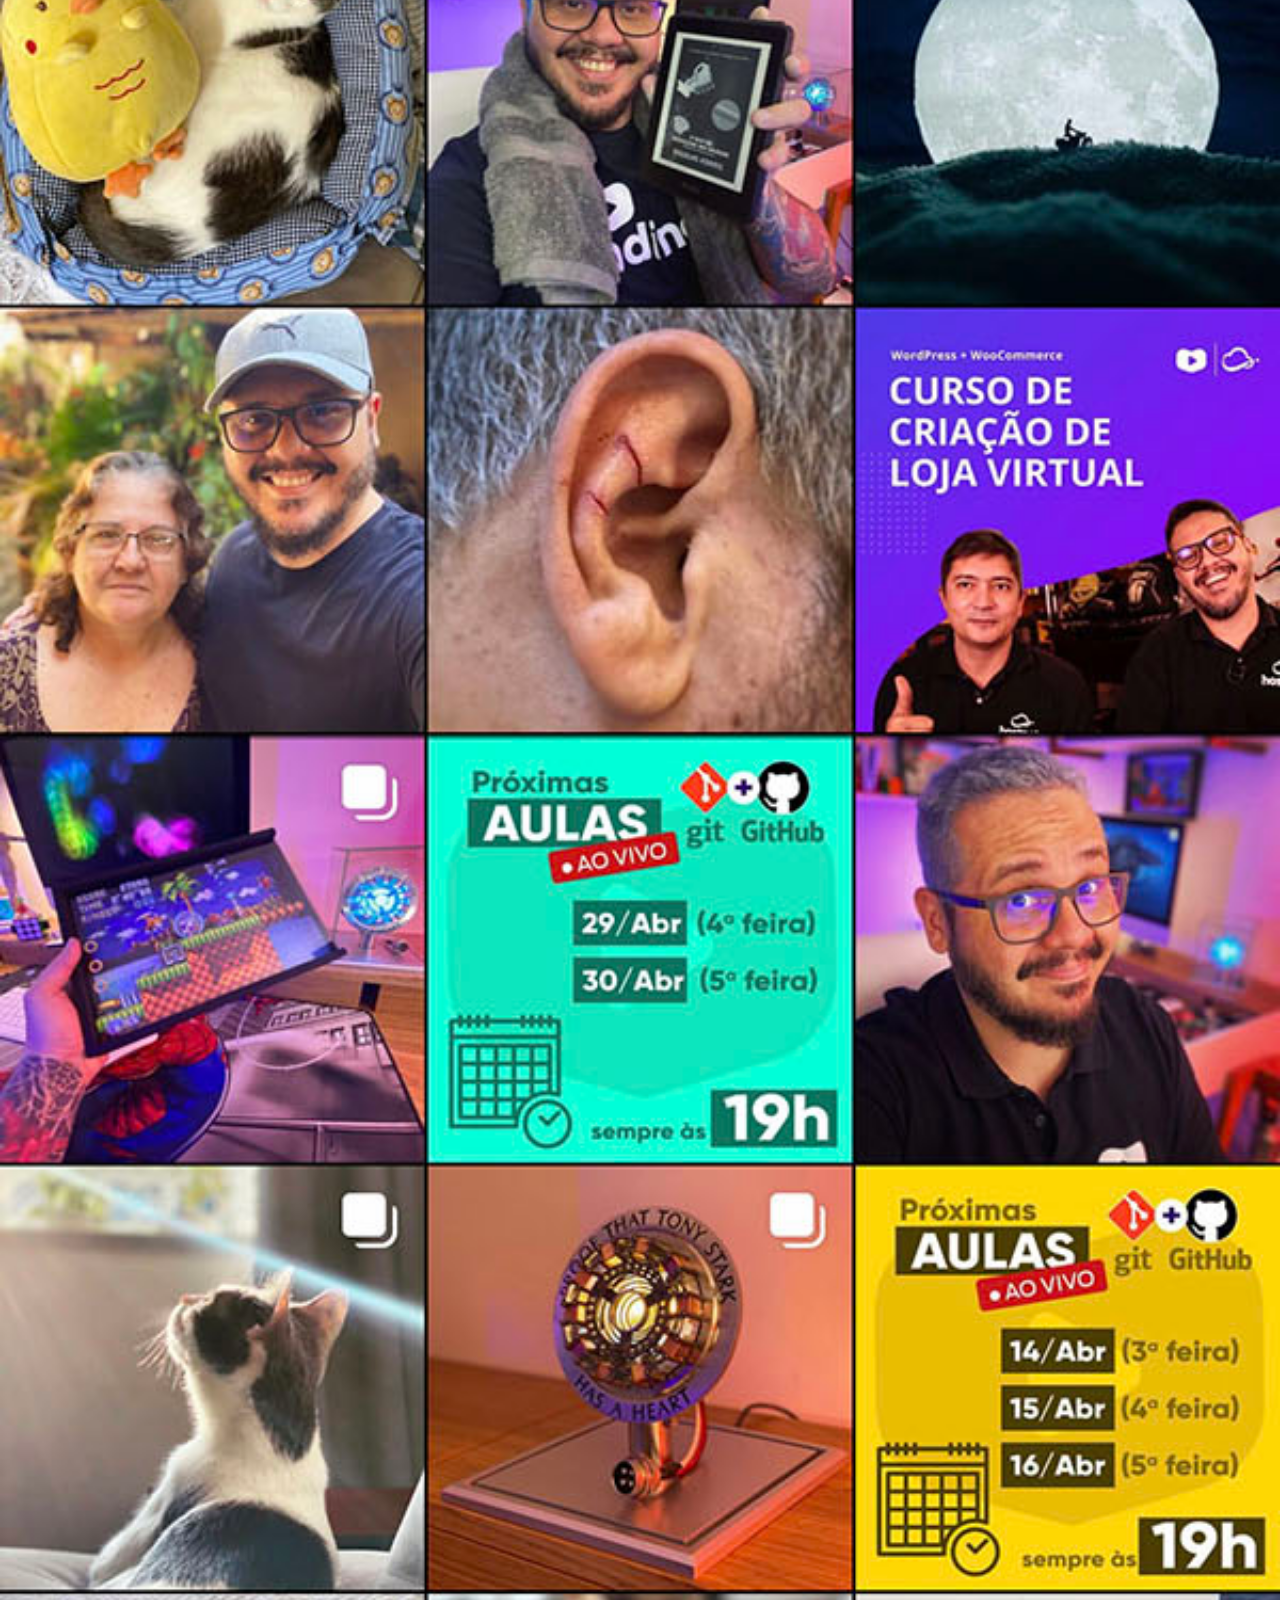
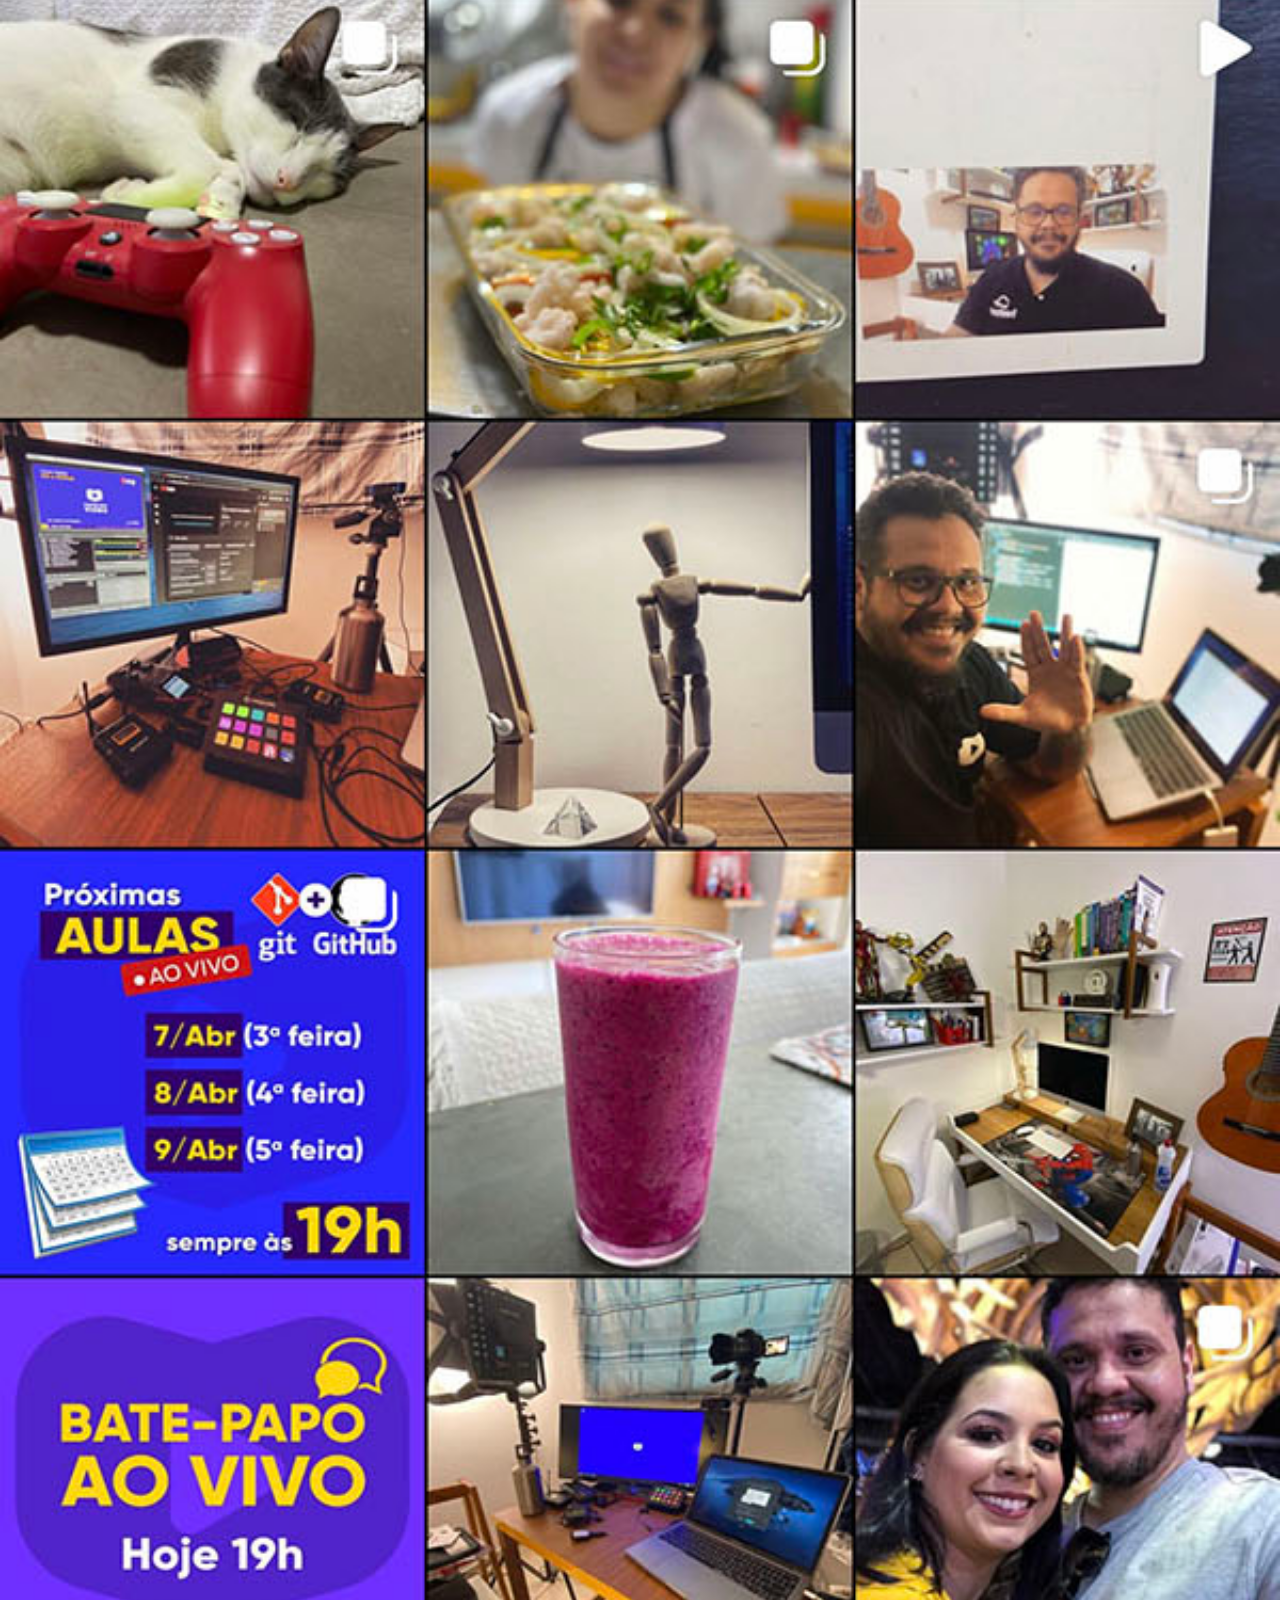
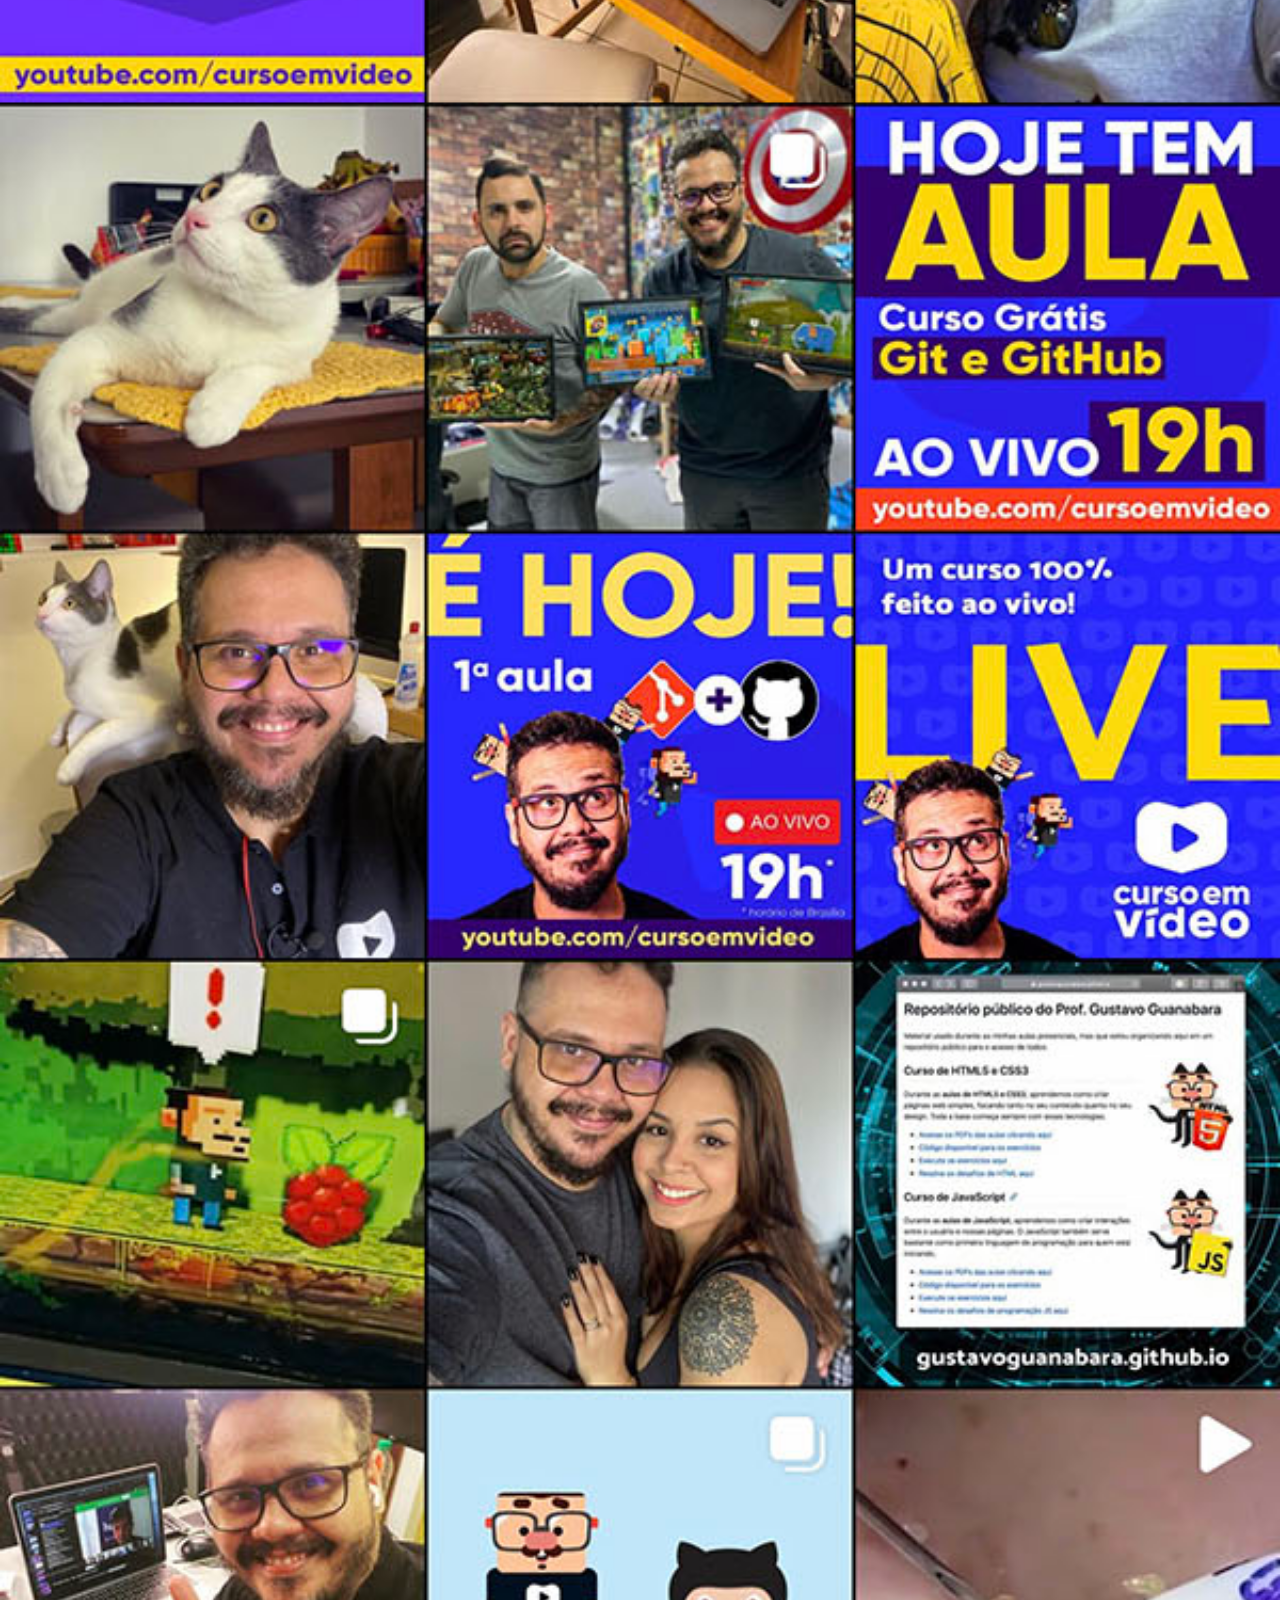
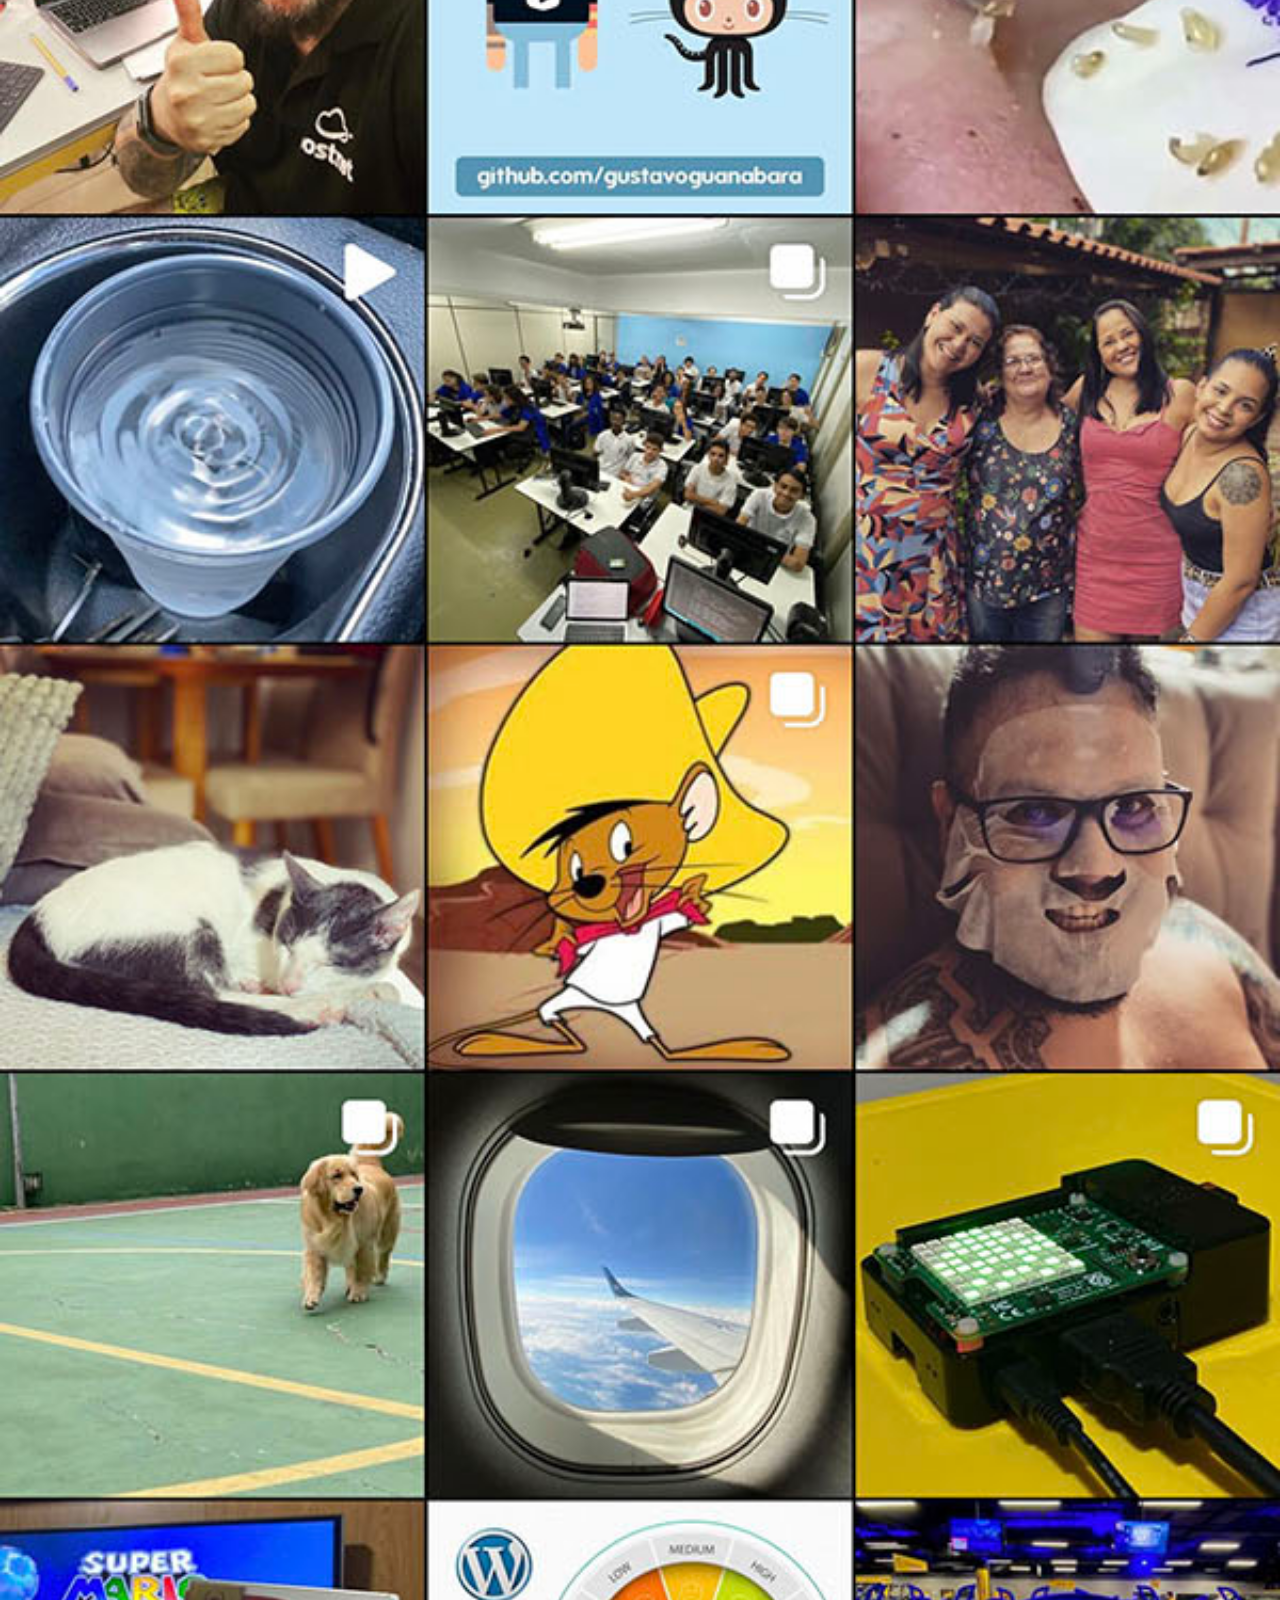
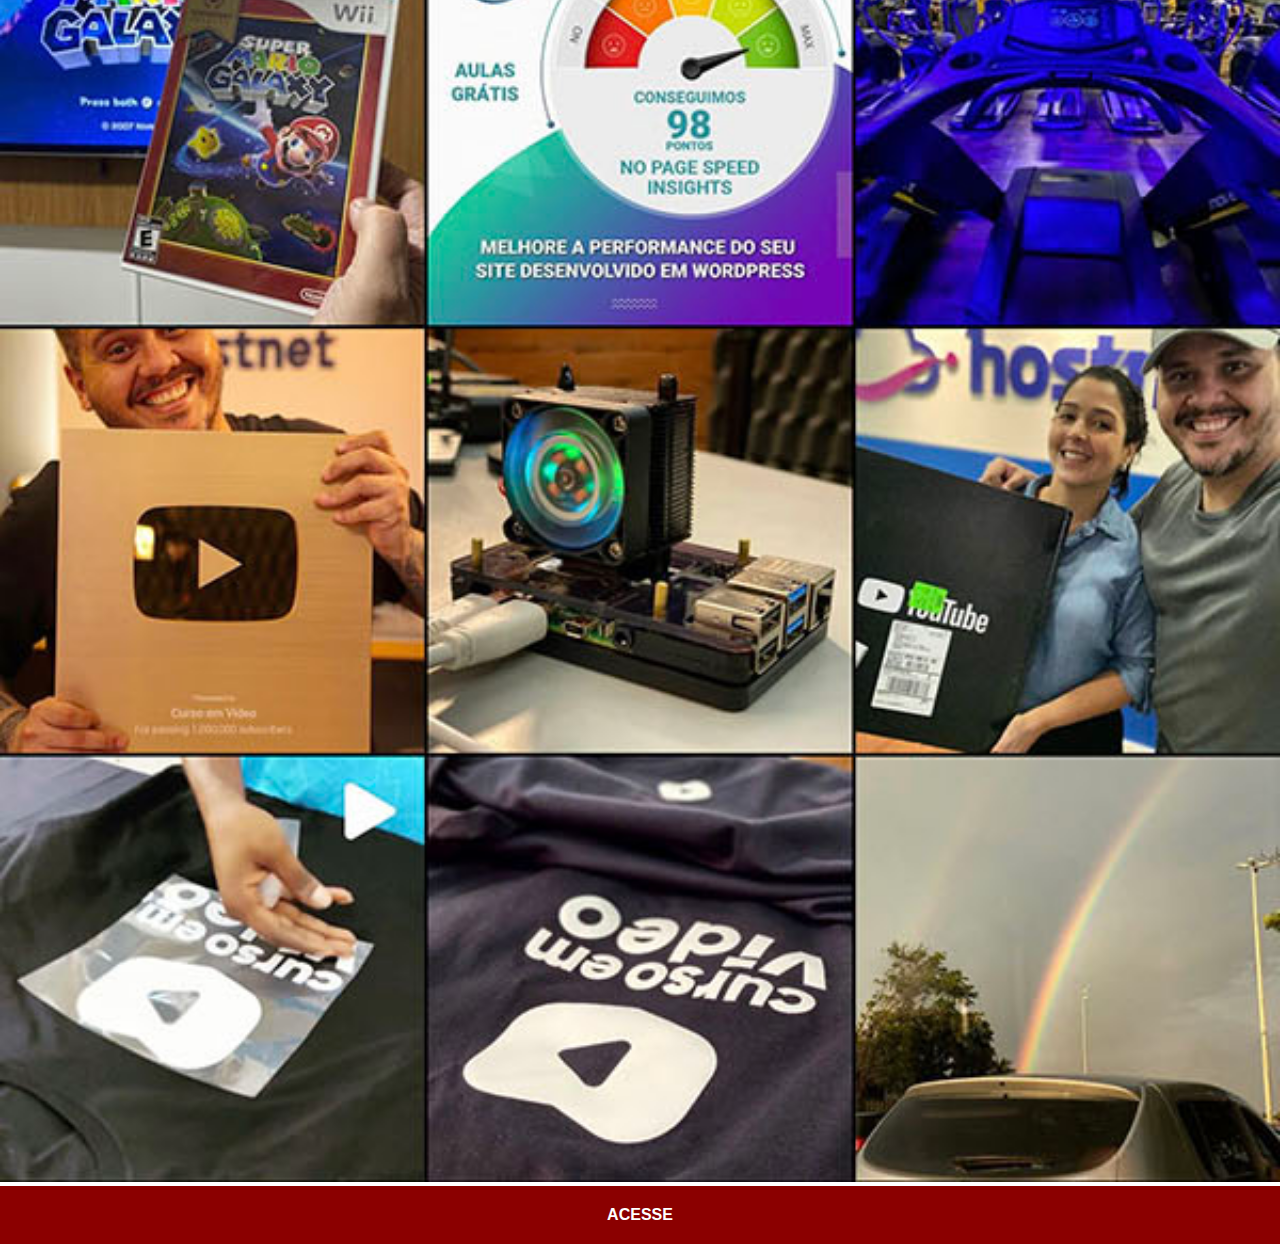
<file: instagram.html>
<!DOCTYPE html>
<html lang="pt-br">

<head>
    <meta charset="UTF-8">
    <meta name="viewport" content="width=device-width, initial-scale=1.0">
    <title>Instagram</title>
    <link rel="stylesheet" href="estilos/social.css">
</head>

<body>
    <img src="imagens/tela-instagram.jpg" alt="Instagram">
    <a href="https://www.instagram.com/gustavoguanabara/" target="_blank">ACESSE</a>
</body>

</html>
</file>
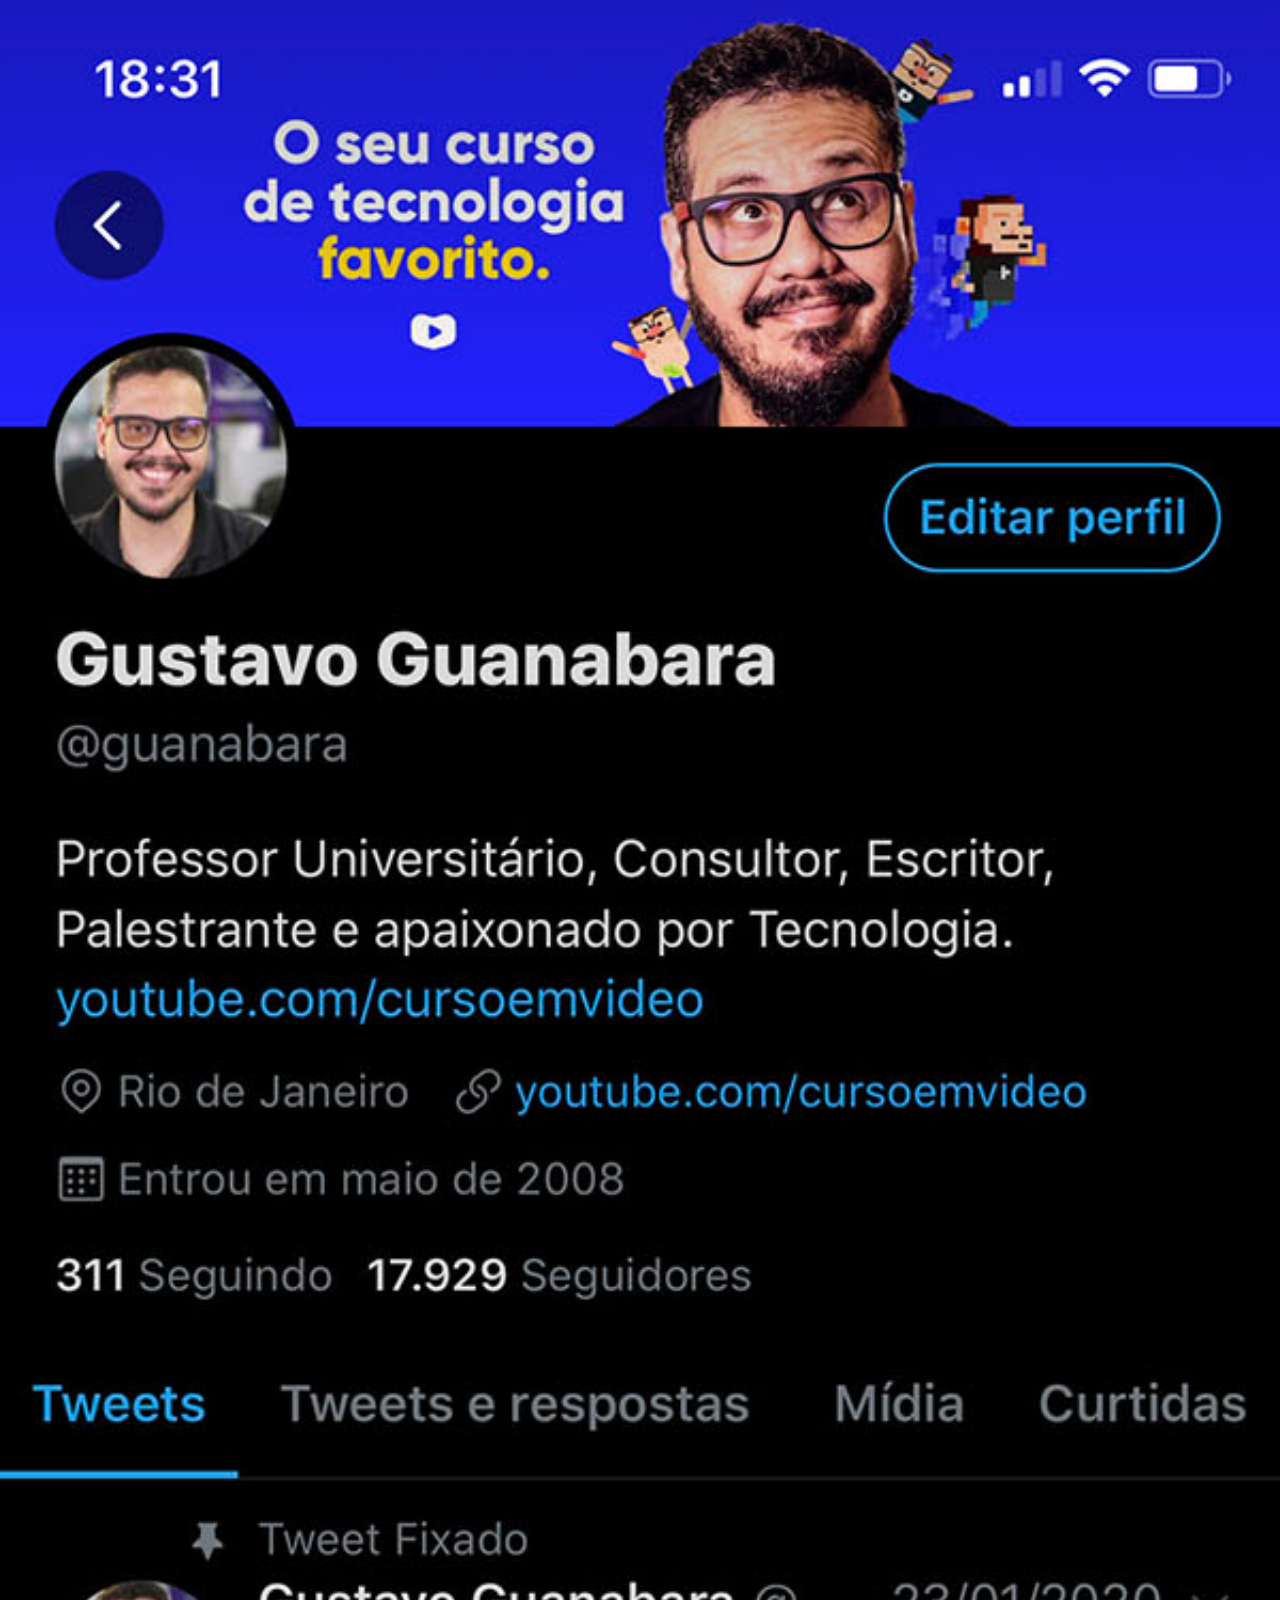
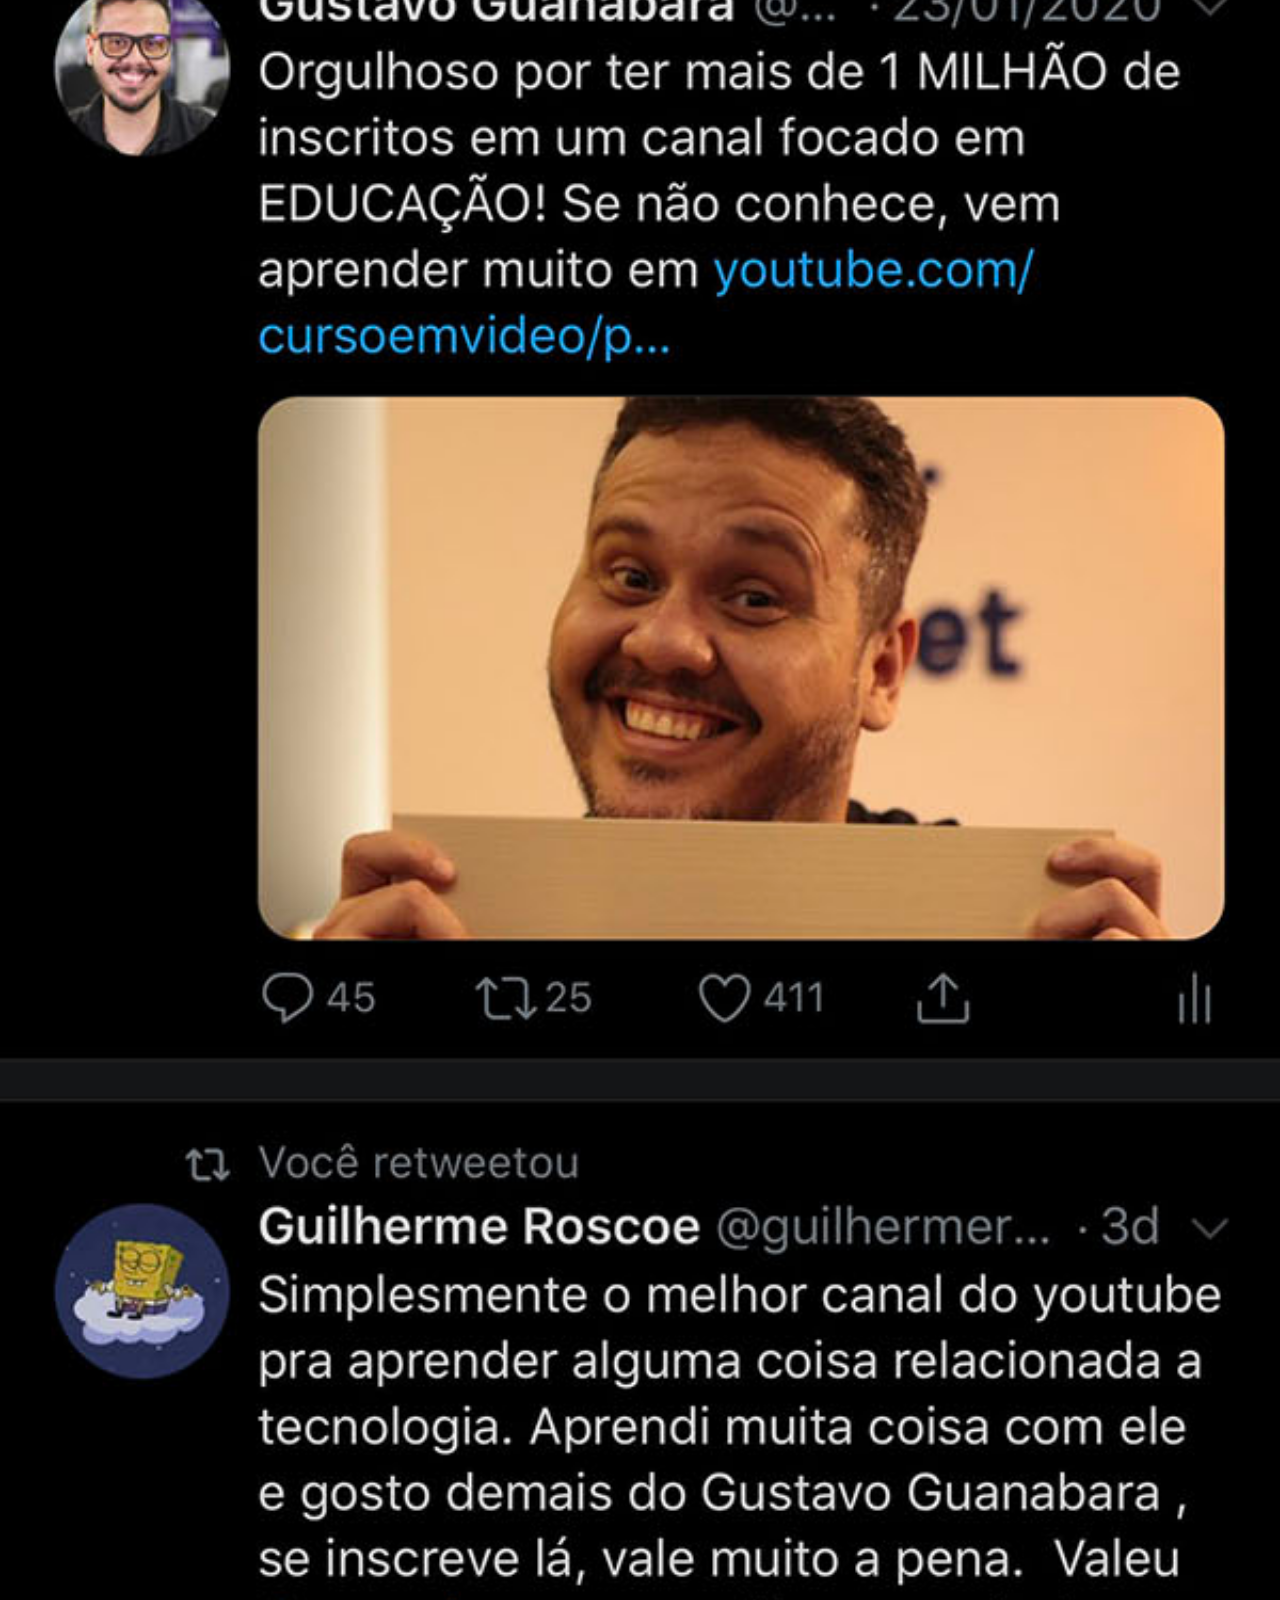
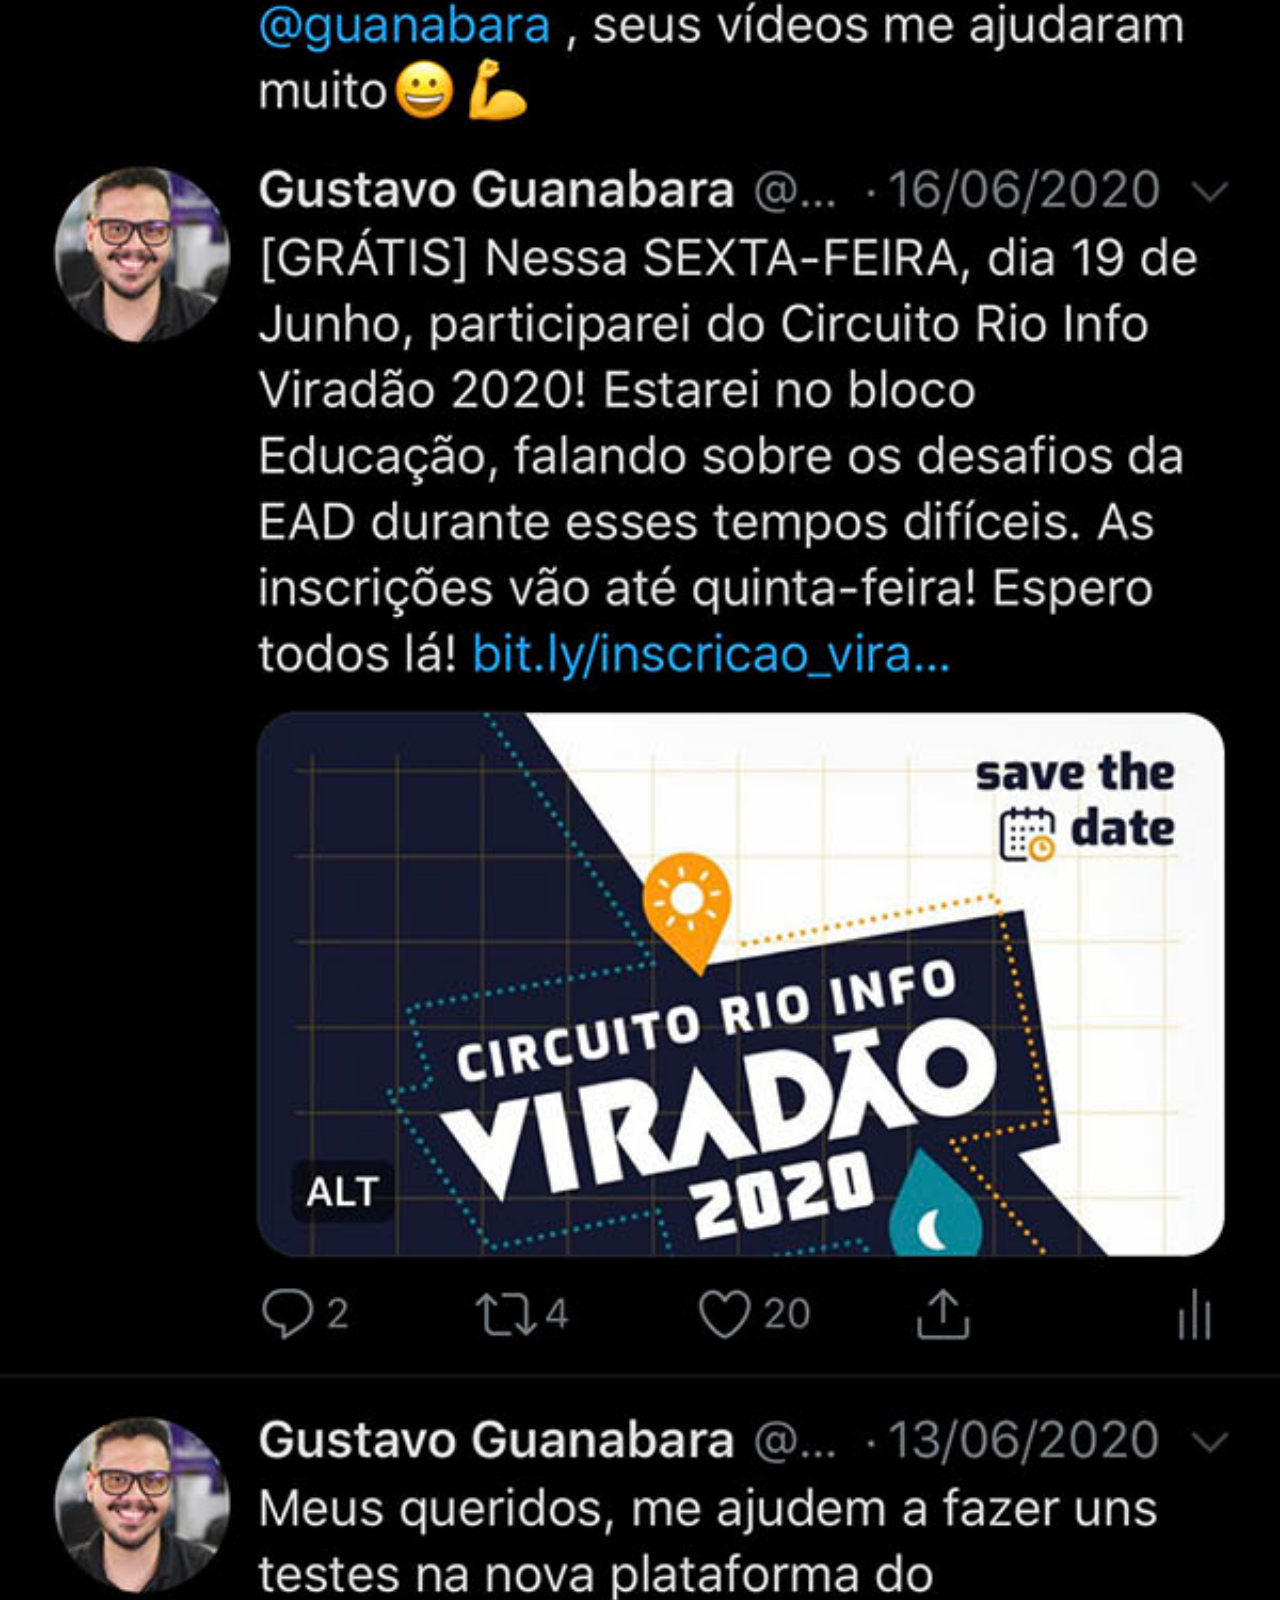
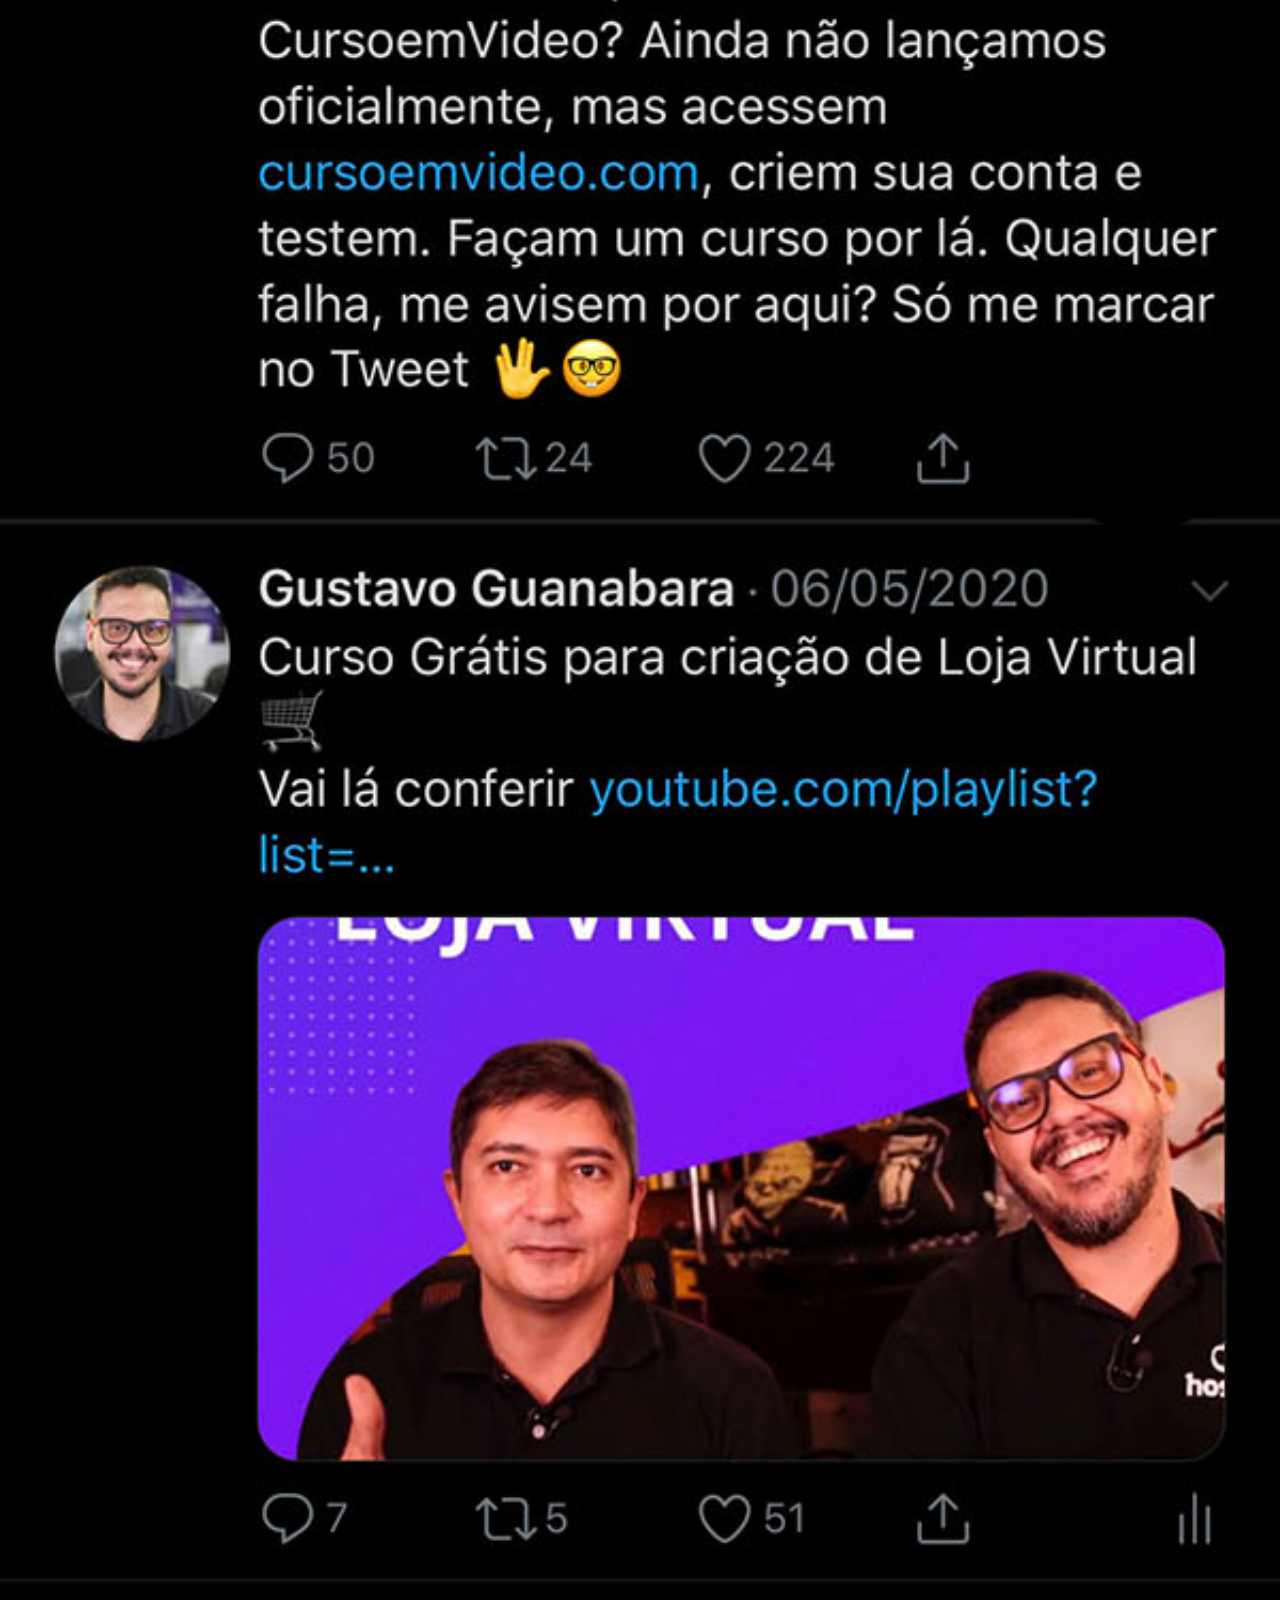
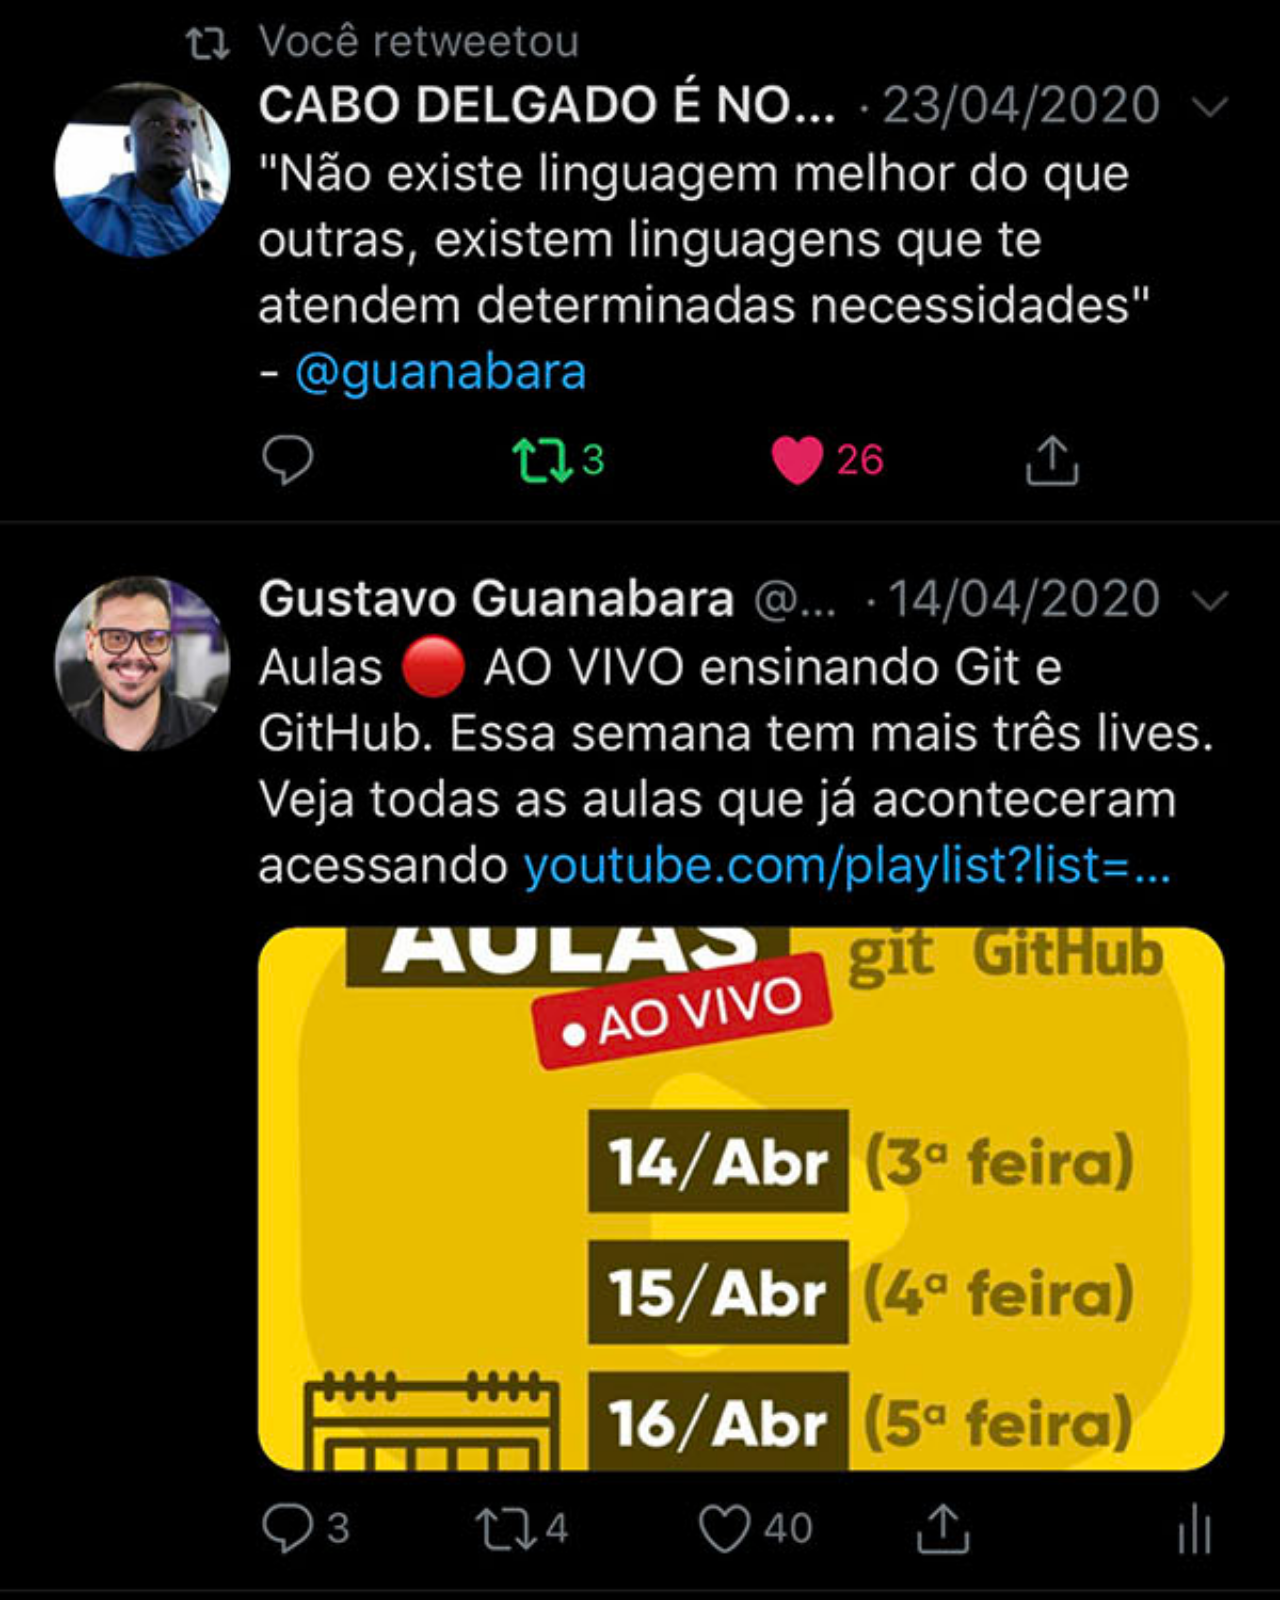
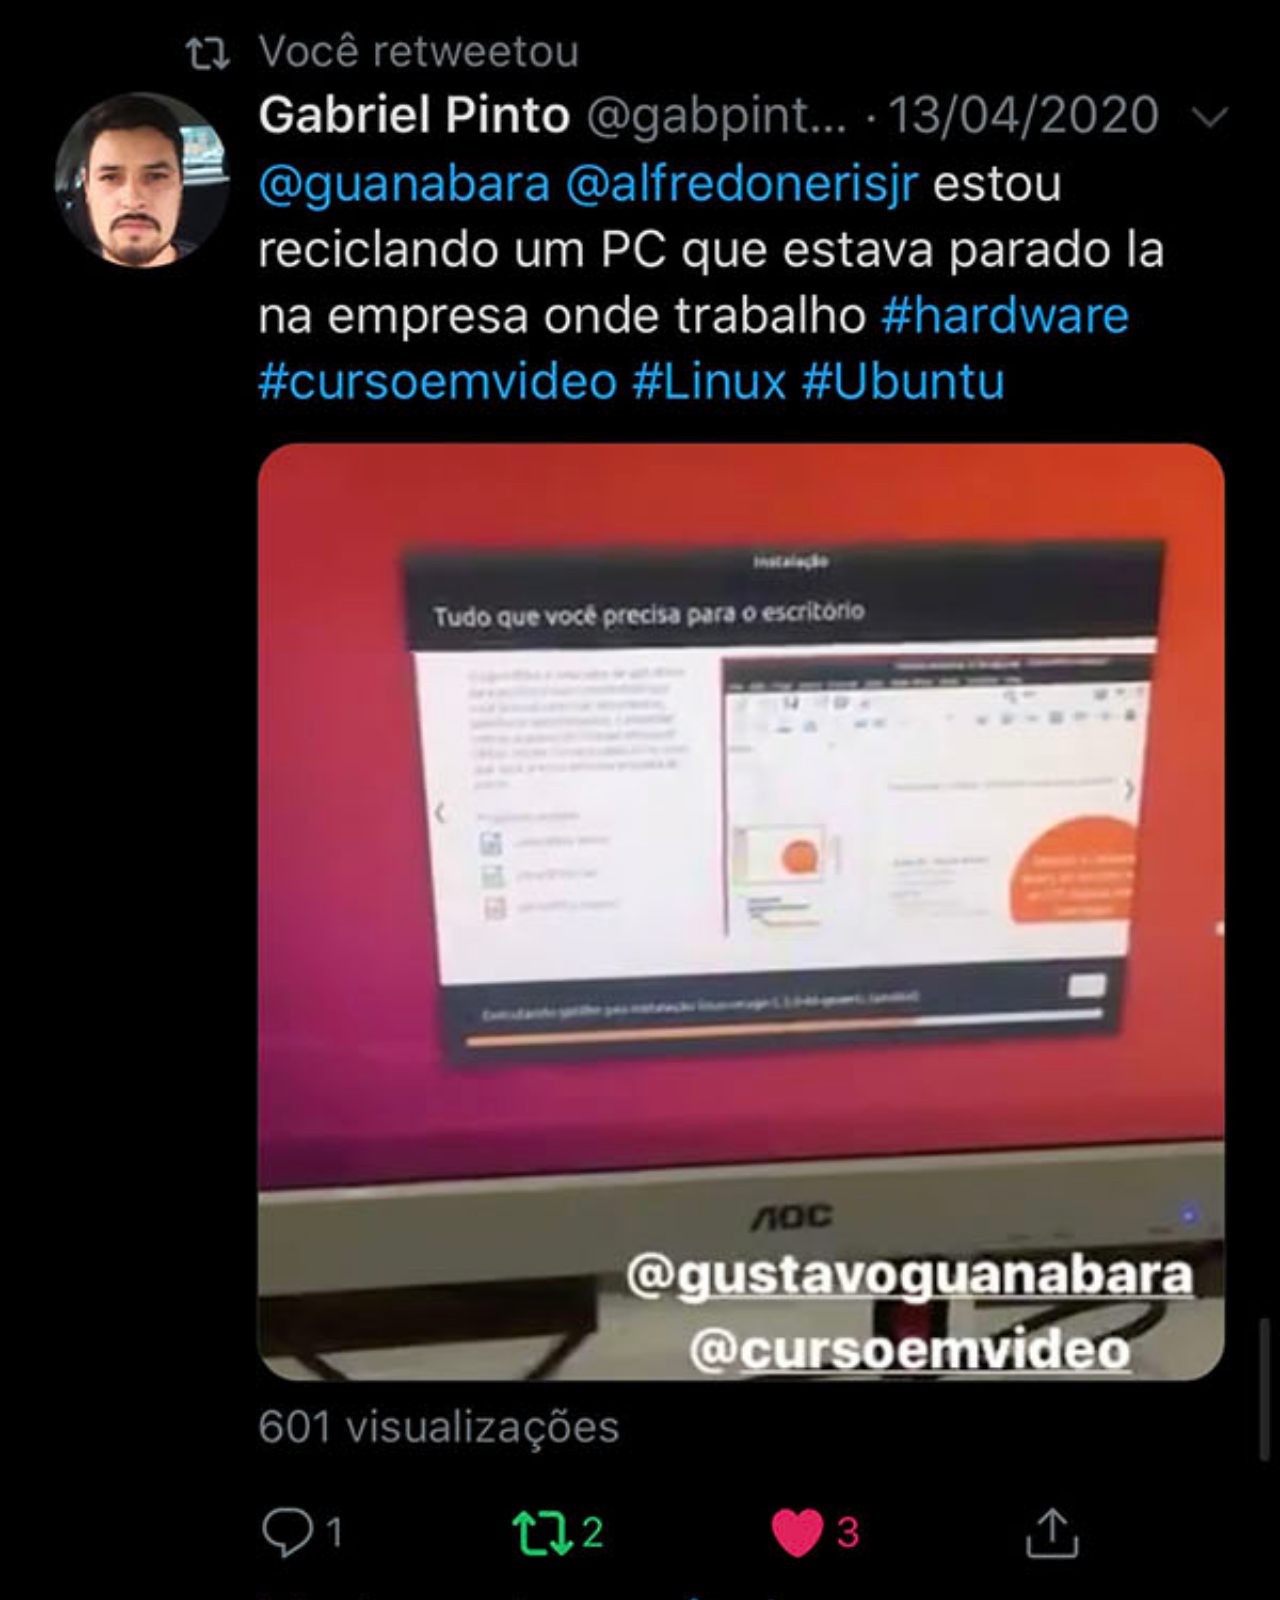
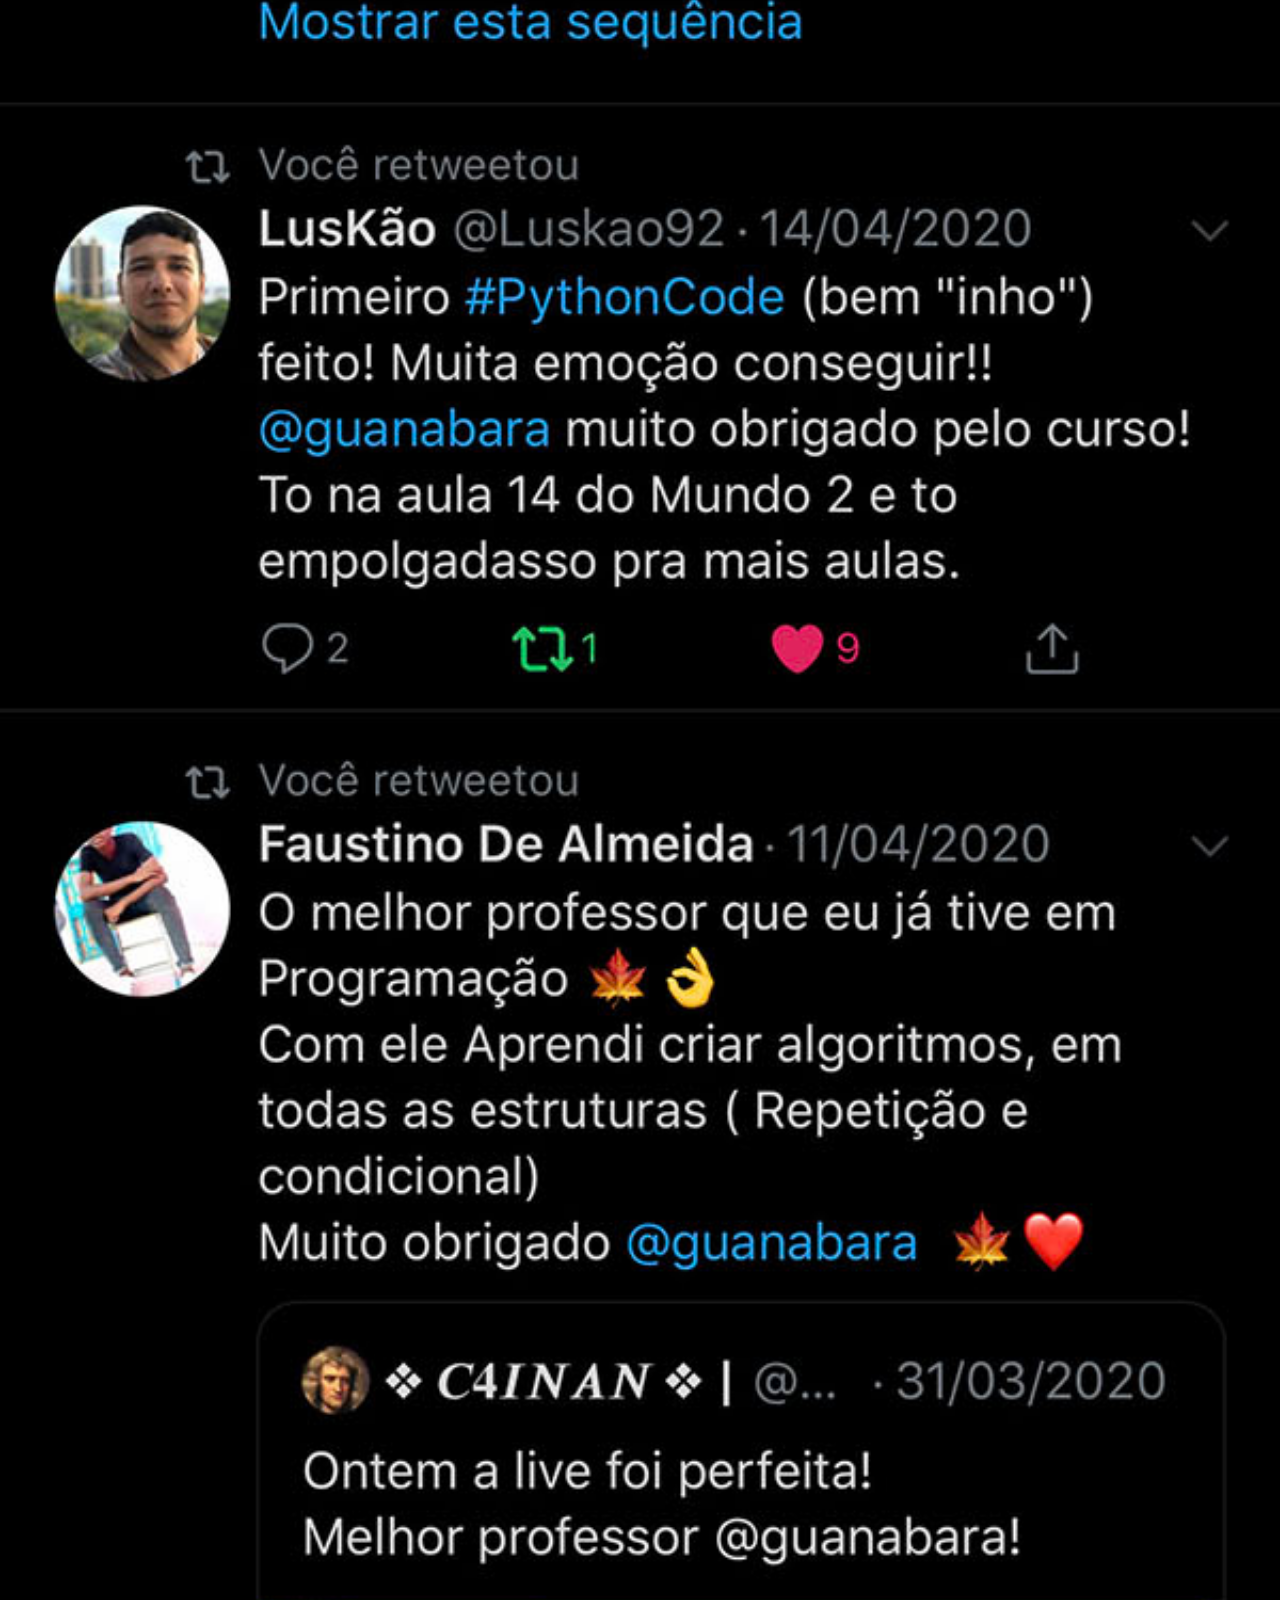
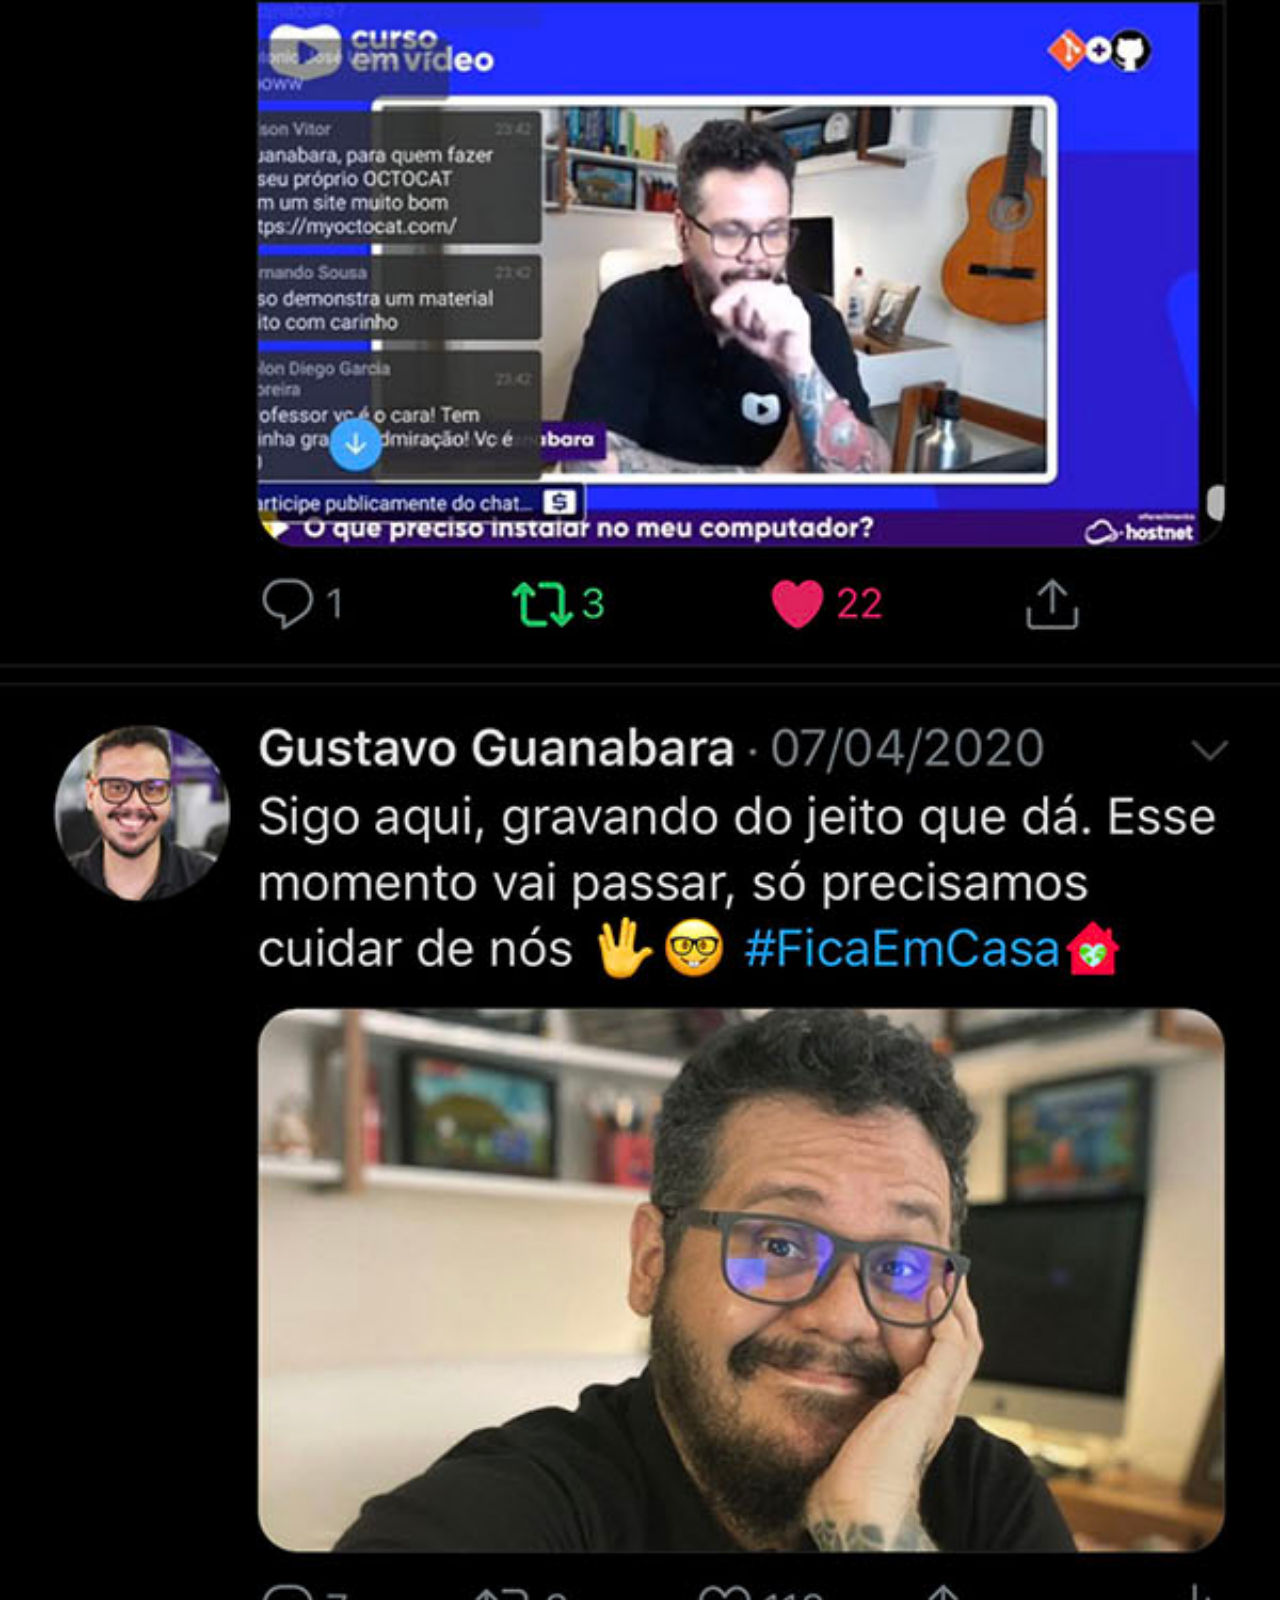
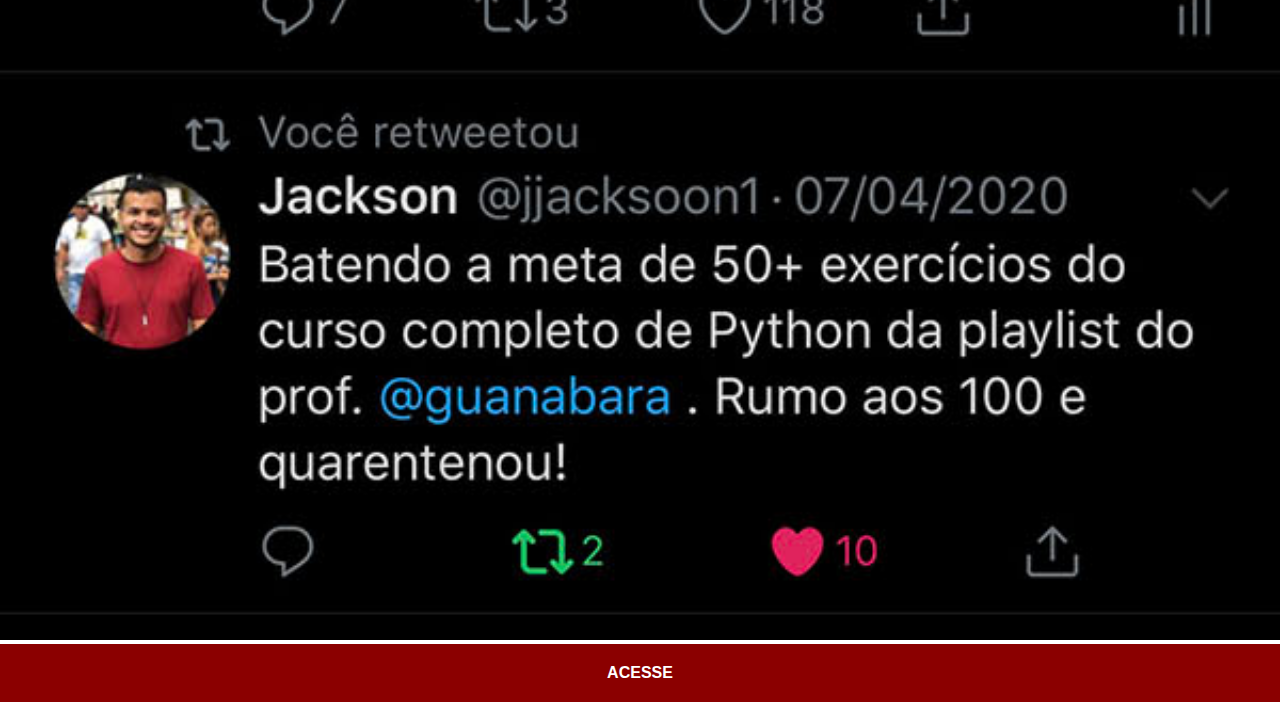
<file: twitter.html>
<!DOCTYPE html>
<html lang="pt-br">

<head>
    <meta charset="UTF-8">
    <meta name="viewport" content="width=device-width, initial-scale=1.0">
    <title>Twitter</title>
    <link rel="stylesheet" href="estilos/social.css">
</head>

<body>
    <img src="imagens/tela-twitter.jpg" alt="Twitter">
    <a href="https://twitter.com/guanabara" target="_blank">ACESSE</a>
</body>

</html>
</file>
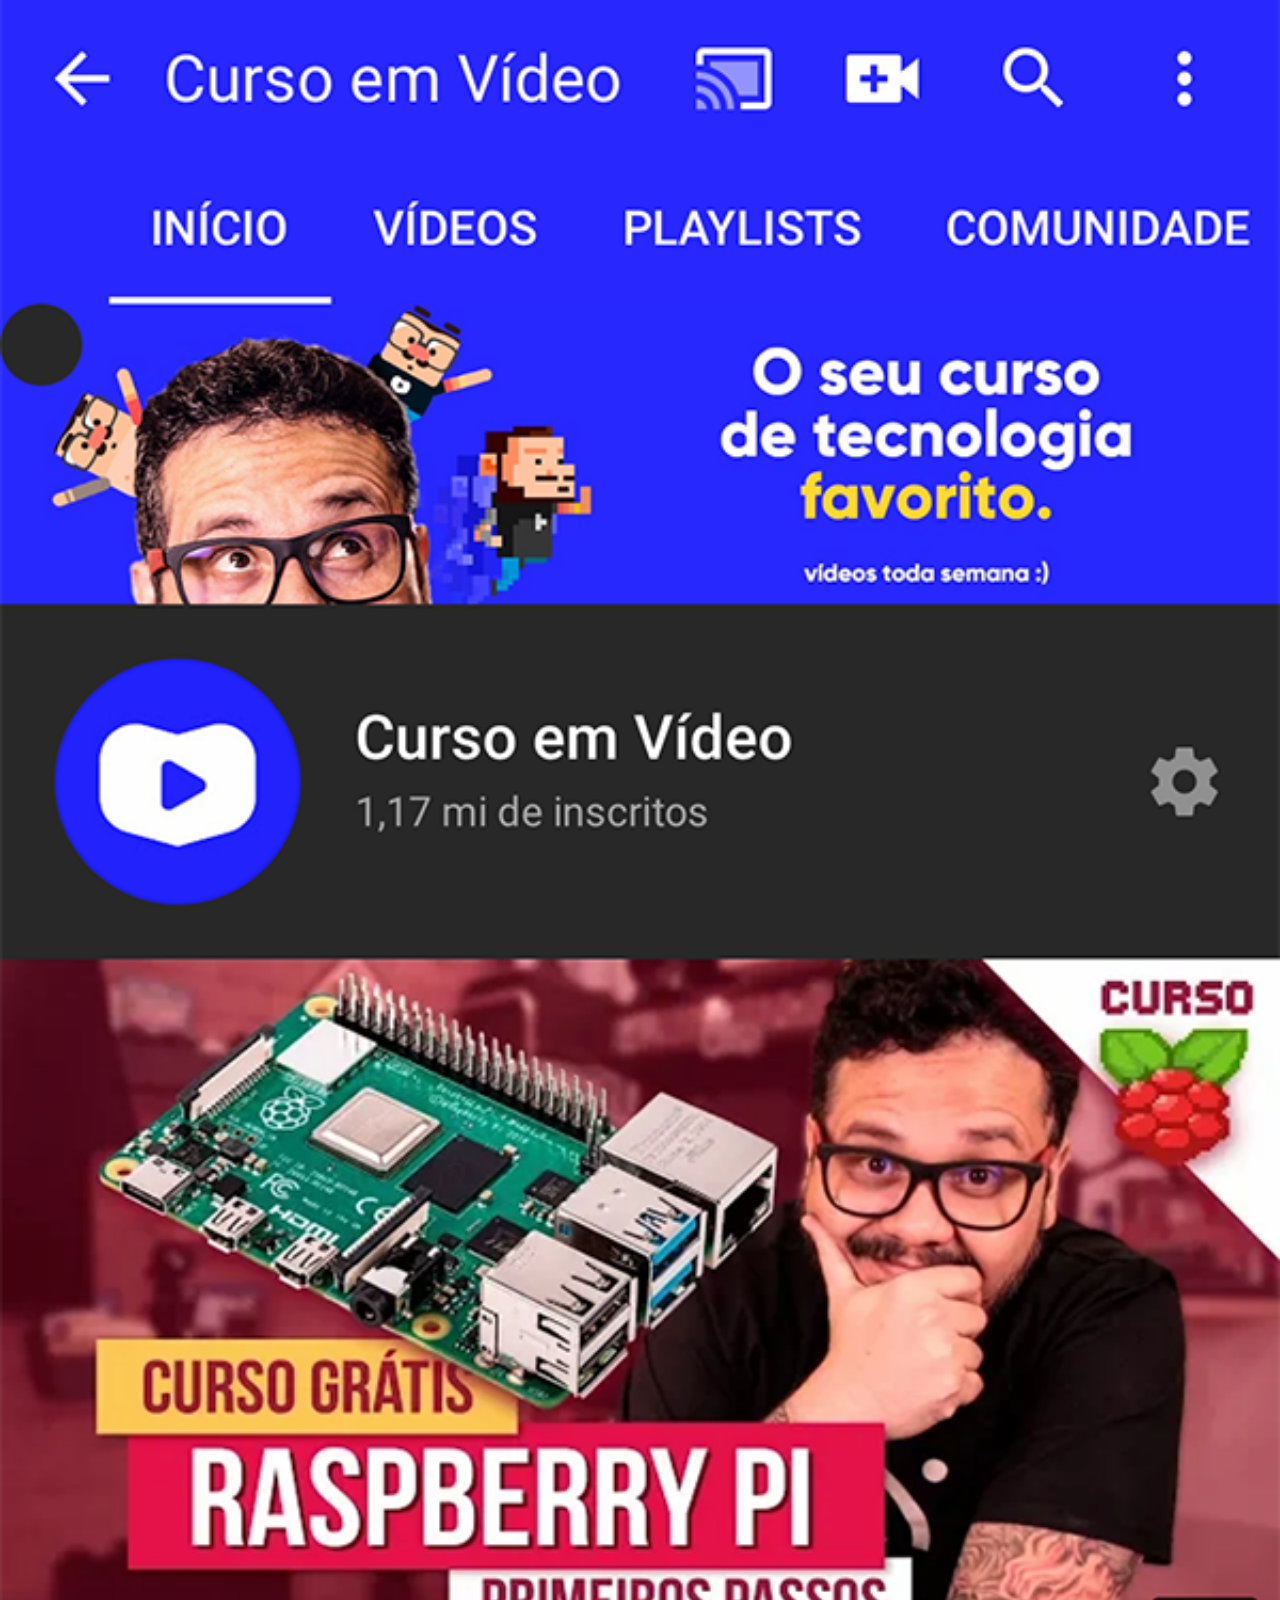
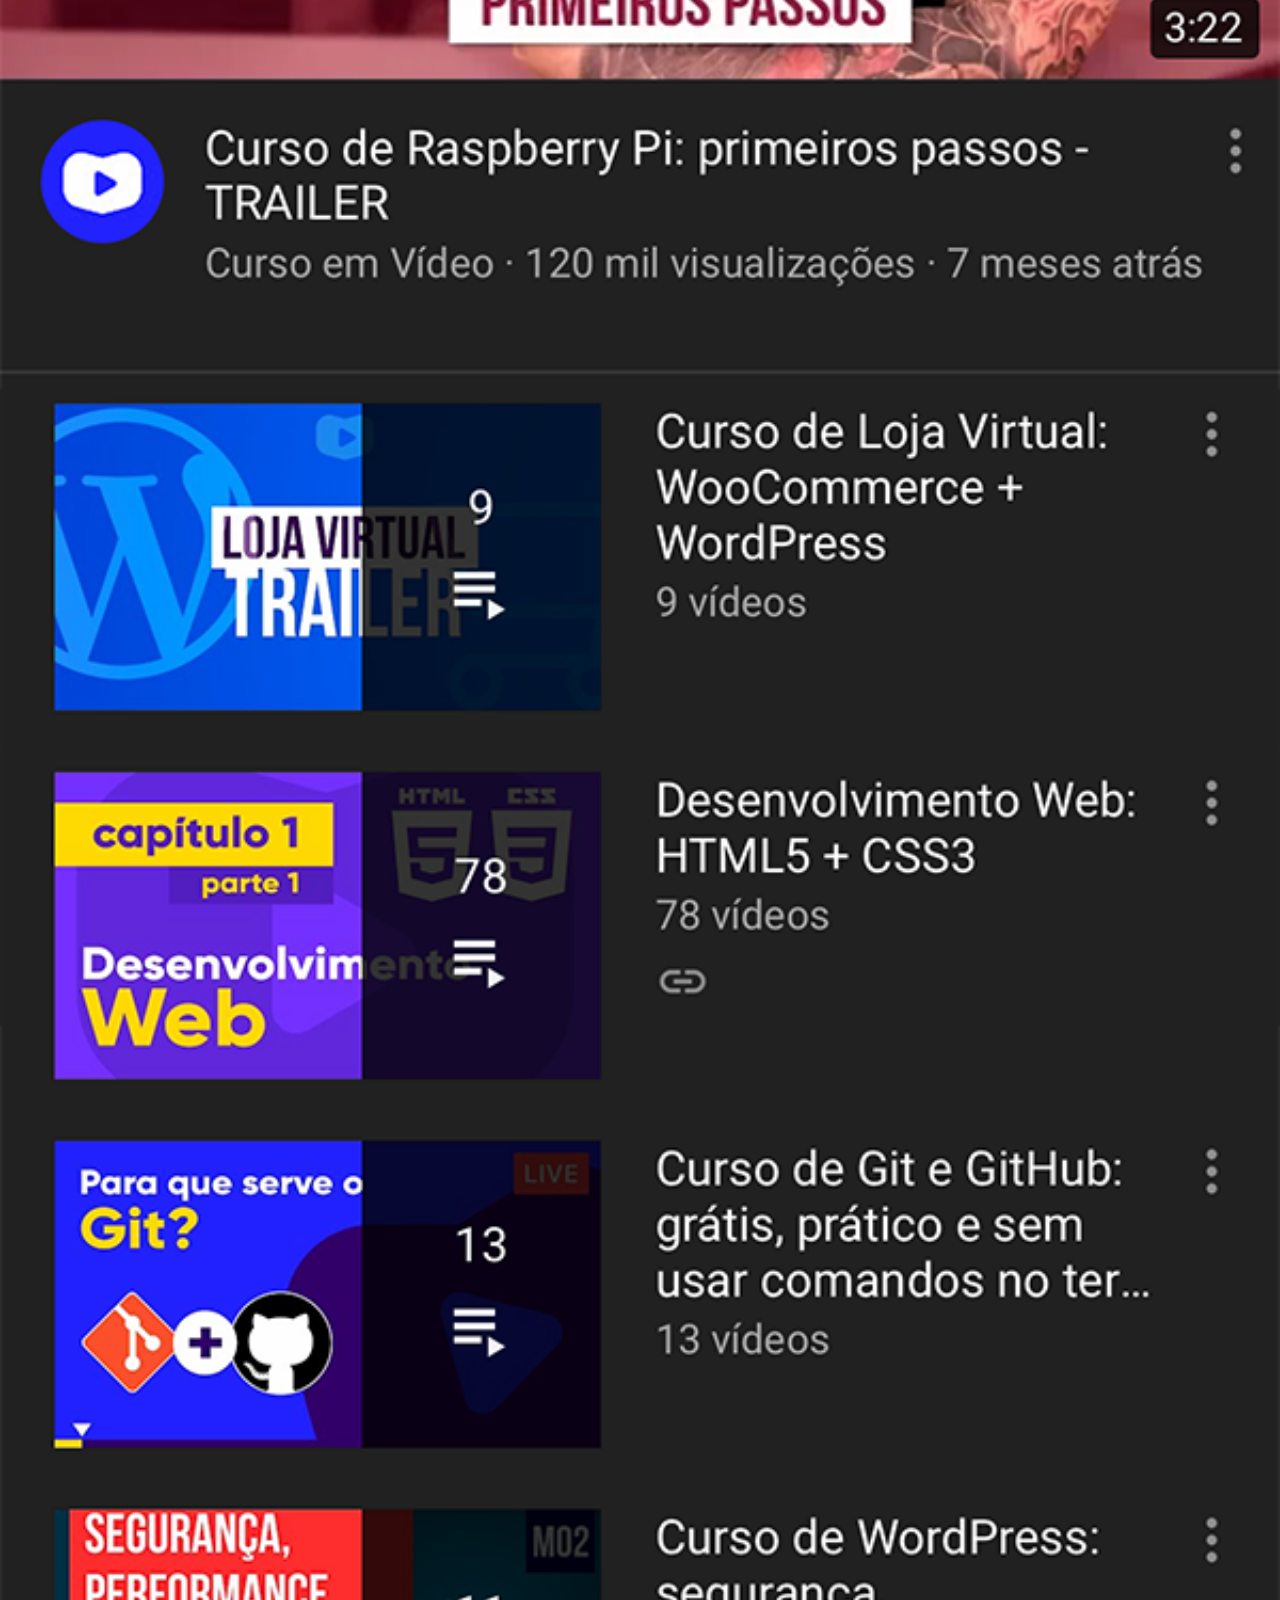
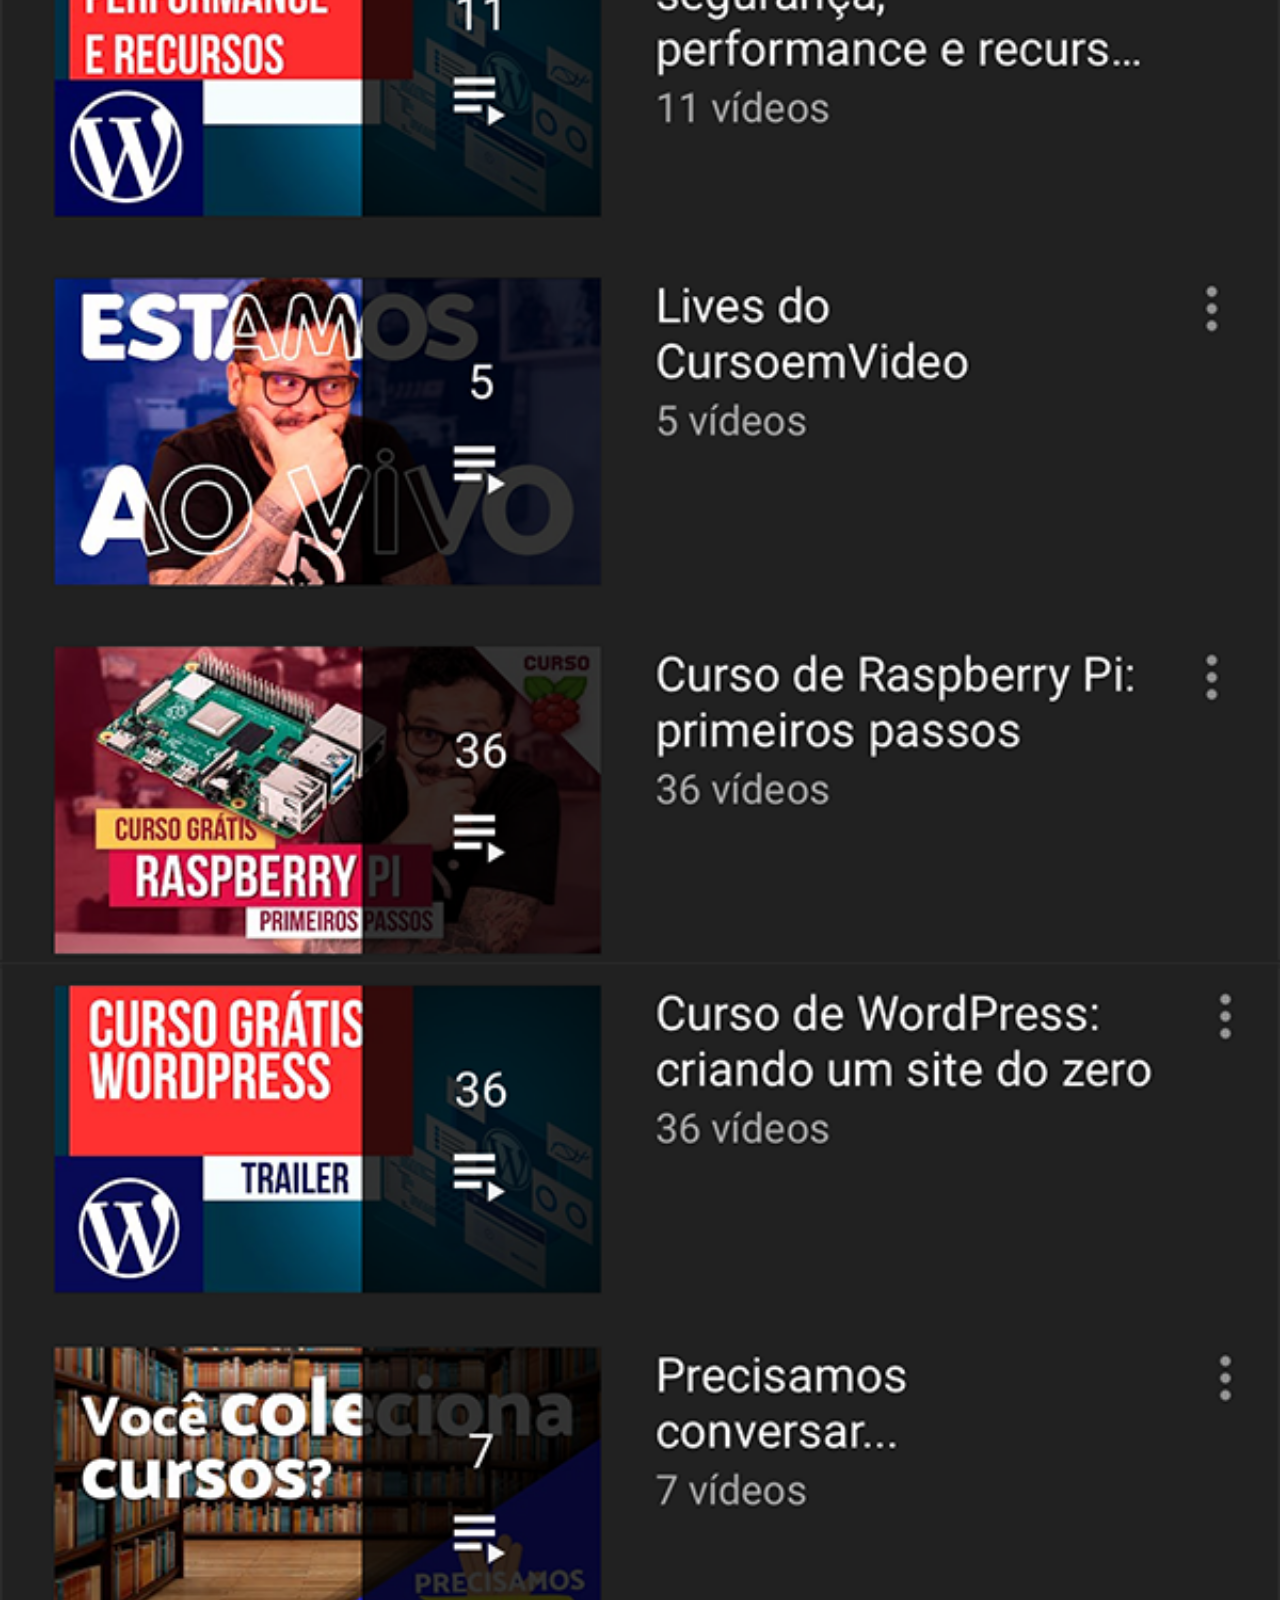
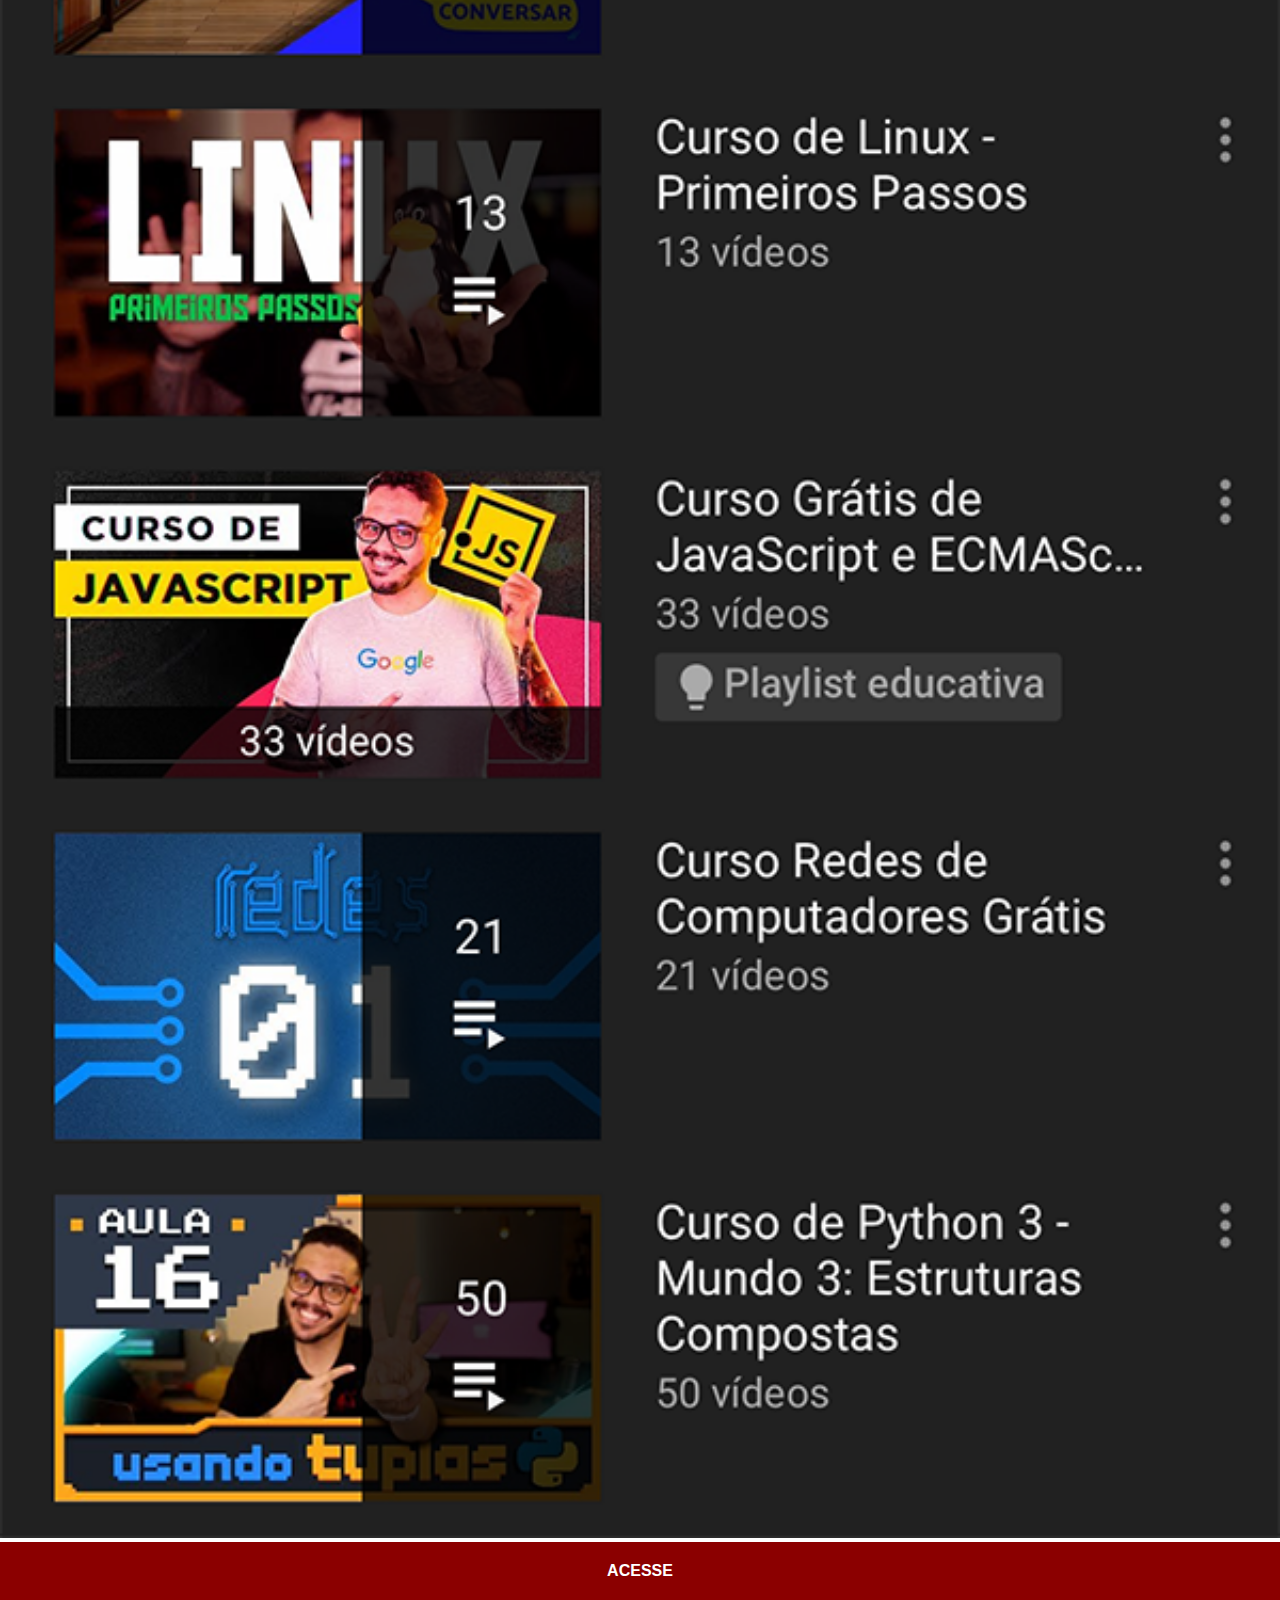
<file: youtube.html>
<!DOCTYPE html>
<html lang="pt-br">

<head>
    <meta charset="UTF-8">
    <meta name="viewport" content="width=device-width, initial-scale=1.0">
    <title>YouTube</title>
    <link rel="stylesheet" href="estilos/social.css">
</head>

<body>
    <img src="imagens/tela-youtube.png" alt="">
    <a href="https://www.youtube.com/@CursoemVideo/playlists" target="_blank">ACESSE</a>
</body>

</html>
</file>
<file: estilos/style.css>
@charset "UTF-8";

* {
  margin: 0px;
  padding: 0px;
  font-family: Arial, Helvetica, sans-serif;
}

html,
body {
  height: 100vh;
  width: 100vw;
  background-color: black;
}

body {
  background: url("../imagens/fundo-madeira.jpg") no-repeat top center;
  background-size: cover;
  background-attachment: fixed;
}

main {
  position: relative;
  height: 100vh;
}

section#telefone {
  position: absolute;
  top: 50%;
  left: 50%;
  transform: translate(-50%, -50%);

  height: 627px;
  width: 311px;
  background: url("../imagens/frame-iphone.png") no-repeat;
}

iframe#tela {
  position: relative;
  top: 80px;
  left: 22px;
  width: 267px;
  height: 471px;
}

section#redes-sociais {
  text-align: right;
}

section#redes-sociais img {
  width: 50px;
  margin: 10px;
  border-radius: 50%;
  box-shadow: 2px 2px 5px rgba(0, 0, 0, 0.4);
  box-sizing: border-box;
}

section#redes-sociais img:hover {
  border: 2px solid rgba(255, 255, 255, 0.637);
  transform: translate(-3px, -3px);
  box-shadow: 5px 5px 10px rgba(0, 0, 0, 0.623);
  transition: transform .3s, border 1s;
}
</file>
<file: estilos/social.css>
@charset "UTF-8";

* {
  margin: 0px;
  padding: 0px;
  font-family: Arial, Helvetica, sans-serif;
}

::-webkit-scrollbar {
  width: 0px;
  height: 0px;
}

img {
  width: 100vw;
}

a {
  display: block;
  background-color: darkred;
  color: white;
  padding: 20px;
  text-align: center;
  font-weight: bolder;
  text-decoration: none;
}

a:hover {
  background-color: red;
}
</file>
